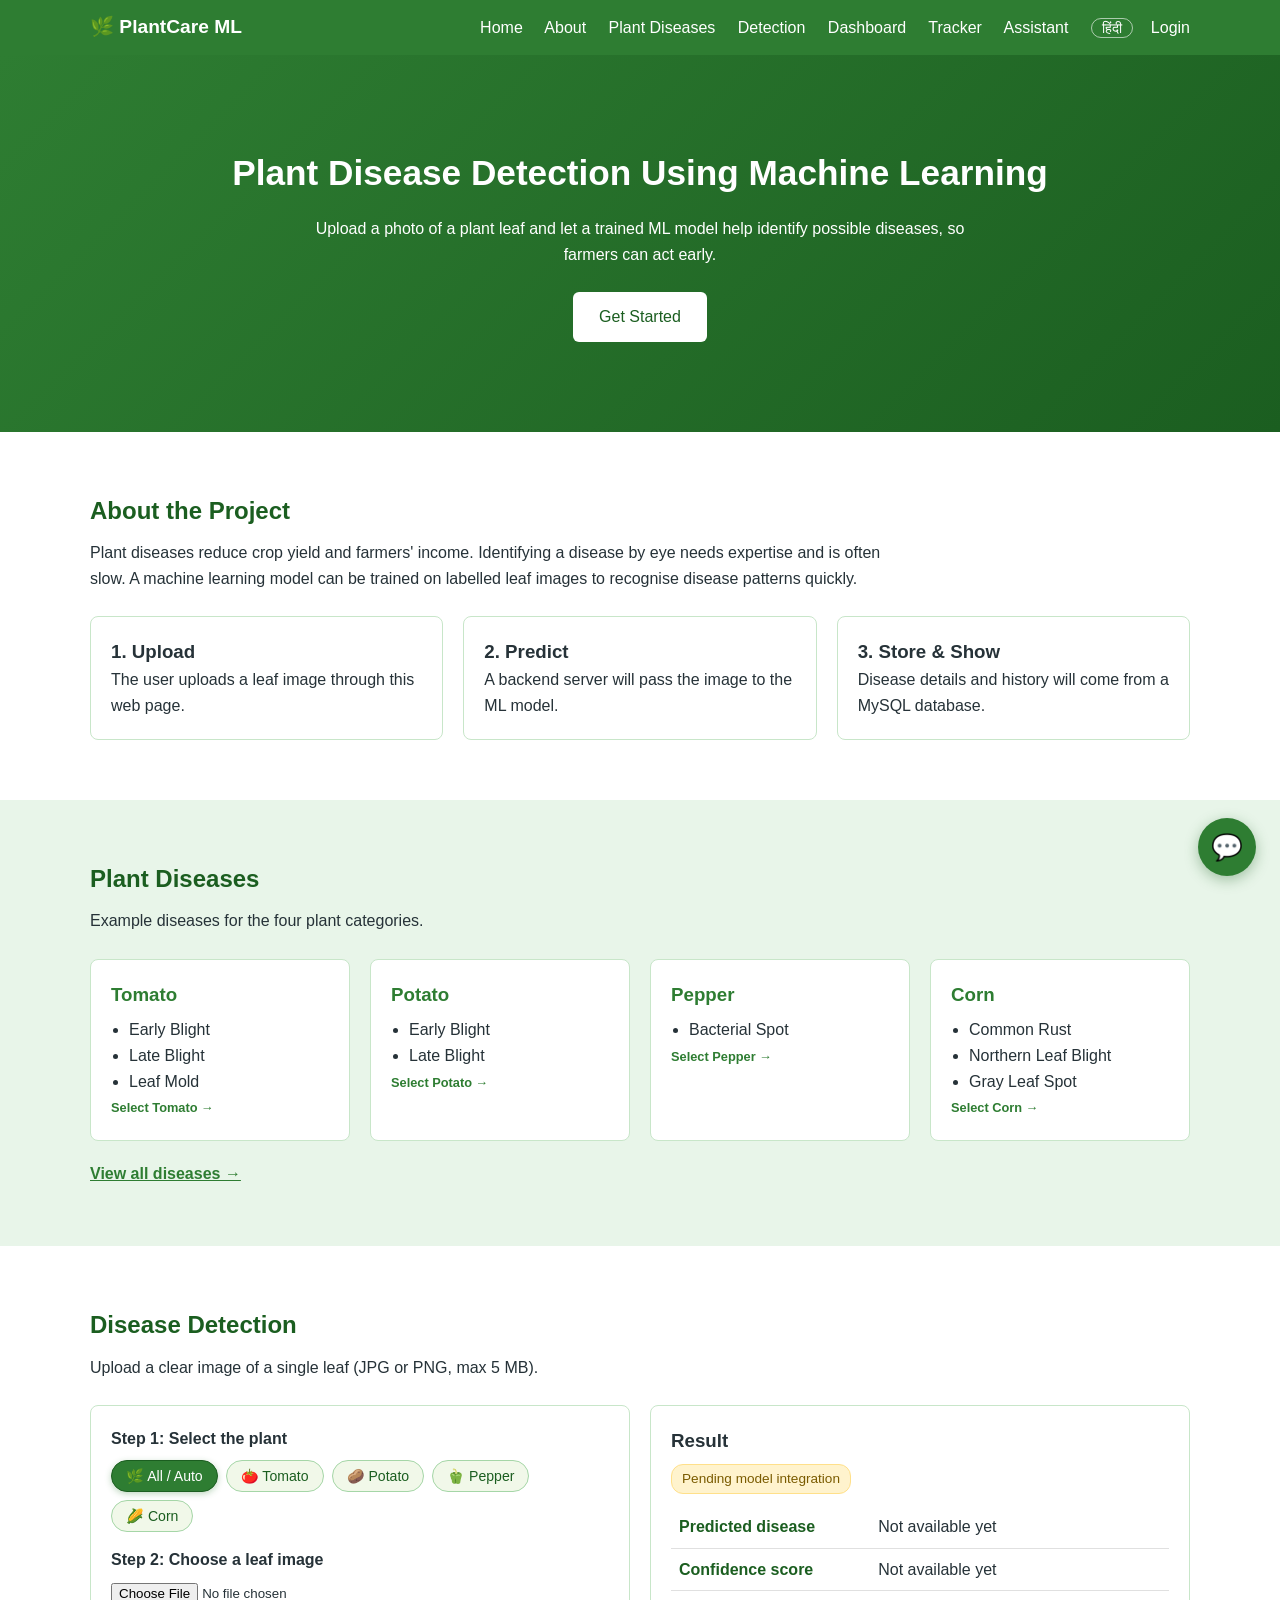
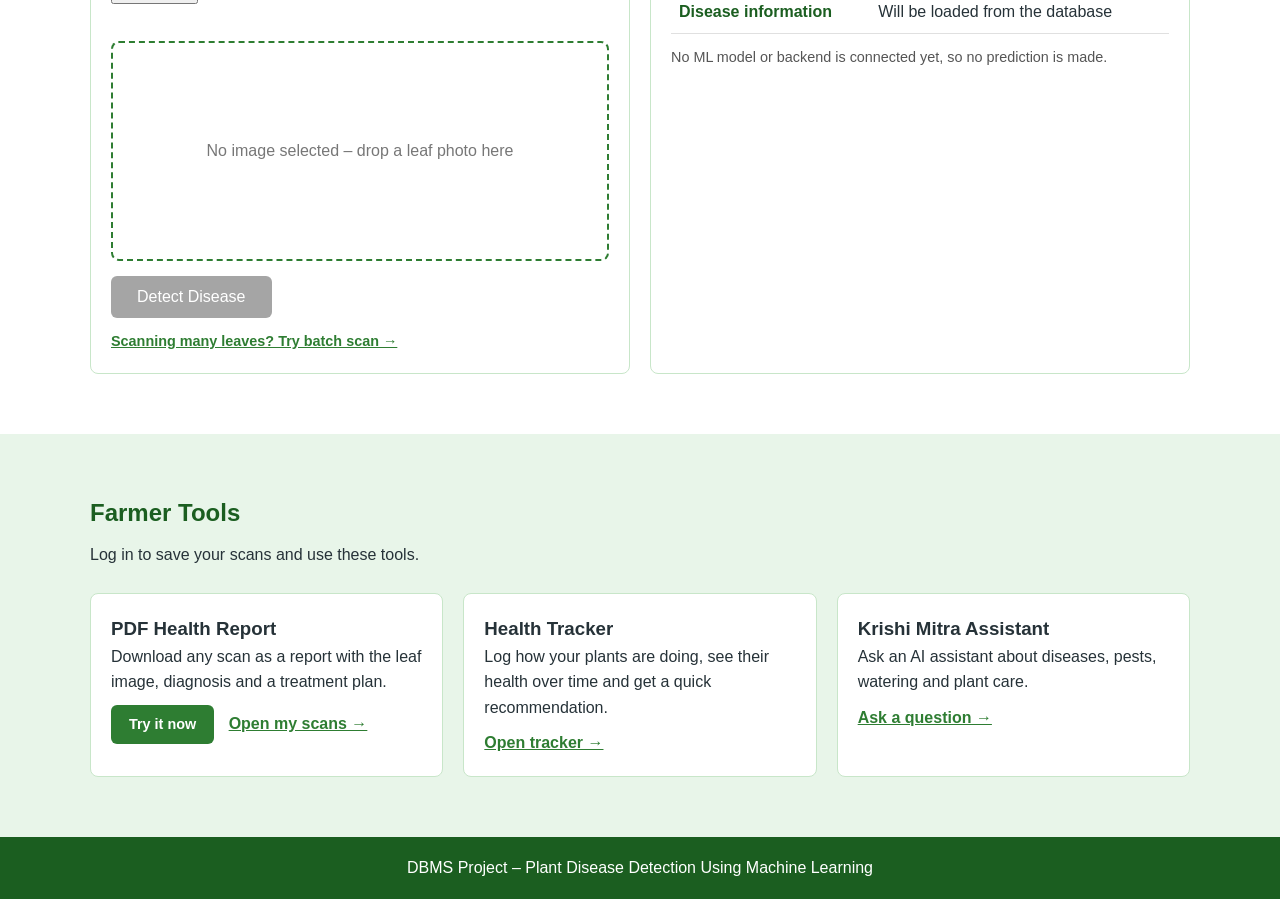
<file: index.html>
<!DOCTYPE html>
<html lang="en">
<head>
  <meta charset="UTF-8">
  <meta name="viewport" content="width=device-width, initial-scale=1.0">
  <title>Plant Disease Detection Using Machine Learning</title>
  <meta name="theme-color" content="#2e7d32">
  <link rel="manifest" href="manifest.json">
  <link rel="icon" href="icons/icon-192.png">
  <link rel="stylesheet" href="style.css">
</head>
<body>

  <!-- Navigation bar -->
  <header class="navbar">
    <div class="container nav-inner">
      <span class="logo">🌿 PlantCare ML</span>
      <nav>
        <a href="#home">Home</a>
        <a href="#about">About</a>
        <a href="#diseases">Plant Diseases</a>
        <a href="#detection">Detection</a>
        <a href="dashboard.html">Dashboard</a>
        <a href="tracker.html">Tracker</a>
        <a href="assistant.html">Assistant</a>
      </nav>
    </div>
  </header>

  <main>
    <!-- Home -->
    <section id="home" class="hero">
      <div class="container">
        <h1>Plant Disease Detection Using Machine Learning</h1>
        <p>
          Upload a photo of a plant leaf and let a trained ML model help
          identify possible diseases, so farmers can act early.
        </p>
        <a href="#detection" class="btn btn-light">Get Started</a>
      </div>
    </section>

    <!-- About -->
    <section id="about" class="section">
      <div class="container">
        <h2>About the Project</h2>
        <p class="lead">
          Plant diseases reduce crop yield and farmers' income. Identifying a
          disease by eye needs expertise and is often slow. A machine learning
          model can be trained on labelled leaf images to recognise disease
          patterns quickly.
        </p>
        <div class="grid three">
          <div class="box"><h3>1. Upload</h3><p>The user uploads a leaf image through this web page.</p></div>
          <div class="box"><h3>2. Predict</h3><p>A backend server will pass the image to the ML model.</p></div>
          <div class="box"><h3>3. Store &amp; Show</h3><p>Disease details and history will come from a MySQL database.</p></div>
        </div>
      </div>
    </section>

    <!-- Plant diseases (cards are created in script.js) -->
    <section id="diseases" class="section alt">
      <div class="container">
        <h2>Plant Diseases</h2>
        <p class="lead">Example diseases for the four plant categories.</p>
        <div id="plantCards" class="grid four"></div>
        <p style="margin-top: 20px;"><a href="diseases.html" class="text-link">View all diseases →</a></p>
      </div>
    </section>

    <!-- Detection -->
    <section id="detection" class="section">
      <div class="container">
        <h2>Disease Detection</h2>
        <p class="lead">Upload a clear image of a single leaf (JPG or PNG, max 5 MB).</p>

        <div class="grid two">
          <!-- Upload panel -->
          <div class="panel">
            <div class="step-group">
              <label class="upload-label">Step 1: Select the plant</label>
              <div class="plant-btn-group" id="plantSelector">
                <button type="button" class="plant-select-btn active" data-plant="auto">🌿 All / Auto</button>
                <button type="button" class="plant-select-btn" data-plant="Tomato">🍅 Tomato</button>
                <button type="button" class="plant-select-btn" data-plant="Potato">🥔 Potato</button>
                <button type="button" class="plant-select-btn" data-plant="Pepper">🫑 Pepper</button>
                <button type="button" class="plant-select-btn" data-plant="Corn">🌽 Corn</button>
              </div>
            </div>

            <div class="step-group" style="margin-top: 15px;">
              <label for="imageInput" class="upload-label">Step 2: Choose a leaf image</label>
              <input type="file" id="imageInput" accept="image/png, image/jpeg">
            </div>
            <!-- Only shown to logged-in users who track plants -->
            <div class="step-group" id="trackedStep" hidden>
              <label for="trackedSelect" class="upload-label">Step 3 (optional): Link to a tracked plant</label>
              <select id="trackedSelect" class="plain-select">
                <option value="">Not linked</option>
              </select>
            </div>
            <p id="errorMsg" class="error"></p>

            <div class="preview-box">
              <img id="preview" alt="Selected leaf preview" hidden>
              <span id="previewText">No image selected</span>
            </div>

            <button id="detectBtn" class="btn" disabled>Detect Disease</button>
            <p class="note"><a href="batch.html" class="text-link">Scanning many leaves? Try batch scan →</a></p>
          </div>

          <!-- Result panel -->
          <div class="panel">
            <h3>Result</h3>
            <span class="badge">Pending model integration</span>
            <table>
              <tr><th>Predicted disease</th><td id="resDisease">Not available yet</td></tr>
              <tr><th>Confidence score</th><td id="resConfidence">Not available yet</td></tr>
              <tr><th>Disease information</th><td id="resInfo">Will be loaded from the database</td></tr>
            </table>
            <p id="resNote" class="note">
              No ML model or backend is connected yet, so no prediction is made.
            </p>
            <div id="altBox" class="alt-box" hidden>
              <strong>Other possibilities</strong>
              <div id="altList"></div>
            </div>
            <div id="reportCta" hidden style="margin-top: 15px;">
              <div class="feedback-row" id="feedbackRow" hidden>
                <span>Was this prediction right?</span>
                <button type="button" class="plant-select-btn" data-feedback="yes">👍 Yes</button>
                <button type="button" class="plant-select-btn" data-feedback="no">👎 No</button>
              </div>
              <form class="wrong-box" id="wrongBox" hidden>
                <input type="text" id="correctDisease" list="diseaseOptions" maxlength="150"
                       placeholder="What was it really? (optional)">
                <datalist id="diseaseOptions"></datalist>
                <button type="submit" class="btn">Save</button>
              </form>
              <p class="note" id="feedbackNote"></p>
              <div class="action-row">
                <button type="button" id="downloadReportBtn" class="btn">Download PDF Report</button>
                <button type="button" id="askAssistantBtn" class="btn btn-outline">Ask the assistant</button>
              </div>
              <p id="reportHint" class="note"></p>
            </div>
          </div>
        </div>
      </div>
    </section>

    <!-- Farmer tools -->
    <section id="tools" class="section alt">
      <div class="container">
        <h2>Farmer Tools</h2>
        <p class="lead">Log in to save your scans and use these tools.</p>
        <div class="grid three">
          <div class="box">
            <h3>PDF Health Report</h3>
            <p>Download any scan as a report with the leaf image, diagnosis and a treatment plan.</p>
            <p style="margin-top: 10px;">
              <a href="#detection" class="btn">Try it now</a>
              <a href="dashboard.html" style="margin-left: 10px;">Open my scans →</a>
            </p>
          </div>
          <div class="box">
            <h3>Health Tracker</h3>
            <p>Log how your plants are doing, see their health over time and get a quick recommendation.</p>
            <p style="margin-top: 10px;"><a href="tracker.html">Open tracker →</a></p>
          </div>
          <div class="box">
            <h3>Krishi Mitra Assistant</h3>
            <p>Ask an AI assistant about diseases, pests, watering and plant care.</p>
            <p style="margin-top: 10px;"><a href="assistant.html">Ask a question →</a></p>
          </div>
        </div>
      </div>
    </section>
  </main>

  <footer class="footer">
    <p>DBMS Project – Plant Disease Detection Using Machine Learning</p>
  </footer>

  <script src="i18n.js"></script>
  <script src="auth.js"></script>
  <script src="chat-widget.js"></script>
  <script src="upload-tools.js"></script>
  <script src="script.js"></script>
</body>
</html>
</file>
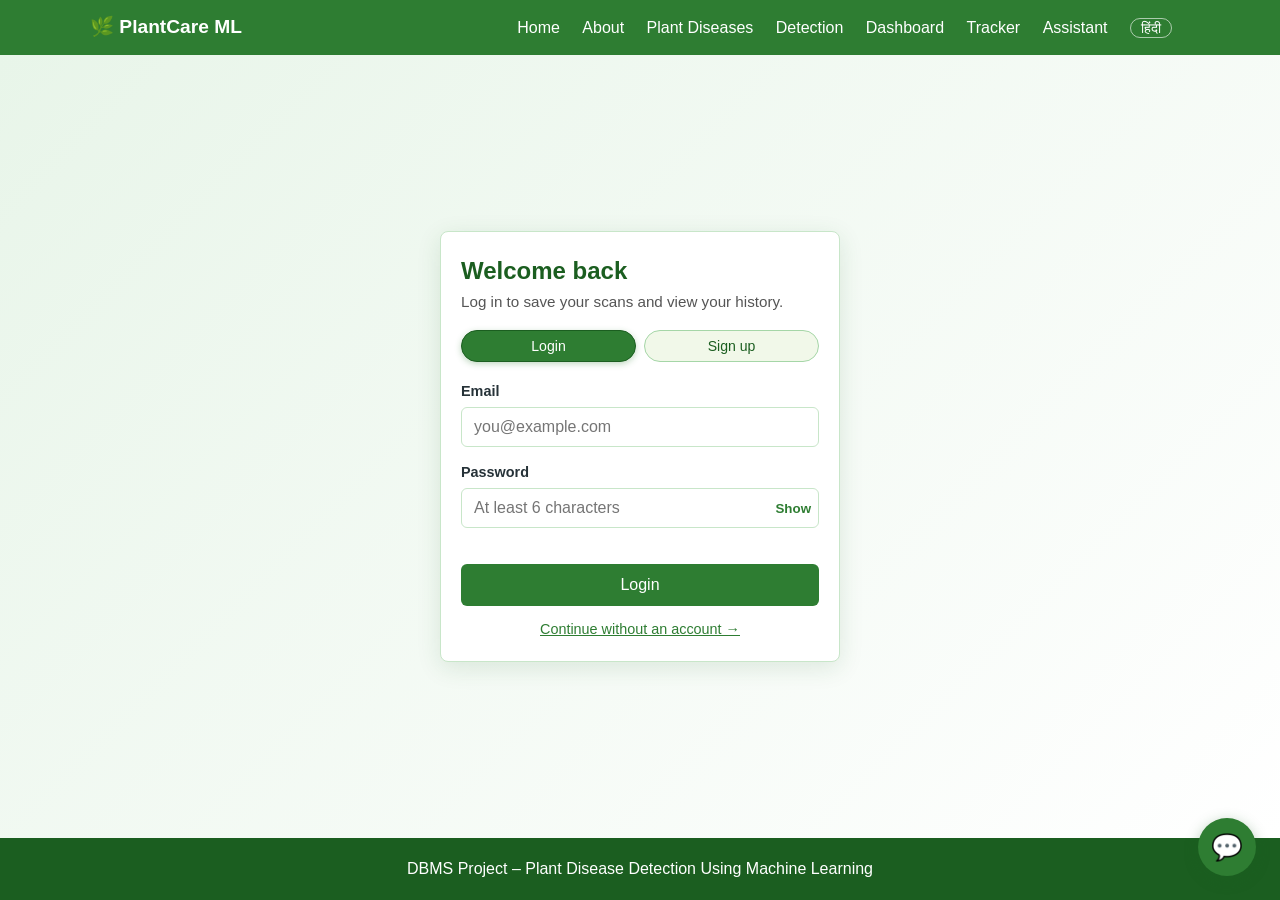
<file: admin.html>
<!DOCTYPE html>
<html lang="en">
<head>
  <meta charset="UTF-8">
  <meta name="viewport" content="width=device-width, initial-scale=1.0">
  <title>Admin | PlantCare ML</title>
  <meta name="theme-color" content="#2e7d32">
  <link rel="manifest" href="manifest.json">
  <link rel="icon" href="icons/icon-192.png">
  <link rel="stylesheet" href="style.css">
</head>
<body>

  <!-- Navigation bar -->
  <header class="navbar">
    <div class="container nav-inner">
      <a class="logo" href="index.html">🌿 PlantCare ML</a>
      <nav>
        <a href="index.html#home">Home</a>
        <a href="index.html#about">About</a>
        <a href="index.html#diseases">Plant Diseases</a>
        <a href="index.html#detection">Detection</a>
        <a href="dashboard.html">Dashboard</a>
        <a href="tracker.html">Tracker</a>
        <a href="assistant.html">Assistant</a>
      </nav>
    </div>
  </header>

  <main>
    <section class="hero hero-small">
      <div class="container">
        <h1>Admin Overview</h1>
        <p>Usage across all PlantCare ML users.</p>
      </div>
    </section>

    <section class="section" id="adminBlocked" hidden>
      <div class="container">
        <div class="panel"><p class="empty-state" id="blockedMsg"></p></div>
      </div>
    </section>

    <div id="adminContent" hidden>
      <section class="section">
        <div class="container">
          <h2>Overview</h2>
          <div class="grid four" style="margin-top: 15px;">
            <div class="box stat"><span class="stat-value" id="aUsers">–</span><span>Users</span></div>
            <div class="box stat"><span class="stat-value" id="aScans">–</span><span>Total scans</span><small class="stat-sub" id="aGuest"></small></div>
            <div class="box stat"><span class="stat-value" id="aPlants">–</span><span>Tracked plants</span><small class="stat-sub" id="aLogs"></small></div>
            <div class="box stat"><span class="stat-value" id="aAccuracy">–</span><span>Model accuracy</span><small class="stat-sub" id="aFeedback"></small></div>
          </div>
        </div>
      </section>

      <section class="section alt">
        <div class="container">
          <div class="action-row" style="justify-content: space-between;">
            <h2>Scans per day</h2>
            <select id="daysSelect" class="plain-select" style="width: auto;">
              <option value="14">Last 14 days</option>
              <option value="30">Last 30 days</option>
              <option value="90">Last 90 days</option>
            </select>
          </div>
          <div class="panel chart-box" id="dayChart" style="margin-top: 12px;"></div>
        </div>
      </section>

      <section class="section">
        <div class="container">
          <div class="grid two">
            <div class="panel">
              <h3>Most common diseases</h3>
              <div id="topDiseases" style="margin-top: 10px;"></div>
            </div>
            <div class="panel">
              <h3>Scans by Plant</h3>
              <div id="byPlant" style="margin-top: 10px;"></div>
            </div>
          </div>
        </div>
      </section>

      <section class="section alt">
        <div class="container">
          <h2>Recent users</h2>
          <div class="panel" style="margin-top: 12px; overflow-x: auto;">
            <table id="userTable"></table>
          </div>
        </div>
      </section>
    </div>
  </main>

  <footer class="footer">
    <p>DBMS Project – Plant Disease Detection Using Machine Learning</p>
  </footer>

  <script src="i18n.js"></script>
  <script src="auth.js"></script>
  <script src="chat-widget.js"></script>
  <script>
    (function () {
      if (!Auth.getUser()) { window.location.href = "login.html"; return; }
      const $ = function (id) { return document.getElementById(id); };
      const esc = Auth.escapeHtml;

      function bars(rows, label) {
        const max = Math.max.apply(null, rows.map(function (r) { return r.count; }).concat([1]));
        return rows.length ? rows.map(function (r) {
          return '<div class="bar-row wide"><span>' + esc(label(r)) + "</span>" +
            '<div class="confidence-bar"><span style="width:' + Math.round(r.count / max * 100) + '%"></span></div>' +
            "<strong>" + r.count + "</strong></div>";
        }).join("") : '<p class="empty-state">No data yet.</p>';
      }

      // Column chart of scans per day (inline SVG, same style as the tracker chart)
      function dayChart(days) {
        const w = 760, h = 220, padL = 30, padB = 26, padT = 10;
        const max = Math.max.apply(null, days.map(function (d) { return d.count; }).concat([1]));
        const slot = (w - padL) / days.length;
        let svg = '<svg viewBox="0 0 ' + w + " " + h + '" role="img" aria-label="Scans per day">';
        [0, 0.5, 1].forEach(function (f) {
          const y = padT + (1 - f) * (h - padT - padB);
          svg += '<line x1="' + padL + '" x2="' + w + '" y1="' + y + '" y2="' + y + '" class="grid-line"/>' +
            '<text x="' + (padL - 6) + '" y="' + (y + 4) + '" text-anchor="end" class="axis-label">' + Math.round(max * f) + "</text>";
        });
        const step = Math.ceil(days.length / 10);
        days.forEach(function (d, i) {
          const bh = d.count / max * (h - padT - padB);
          const x = padL + i * slot + slot * 0.15;
          const date = new Date(d.date + "T00:00:00");
          svg += '<rect x="' + x + '" y="' + (h - padB - bh) + '" width="' + slot * 0.7 + '" height="' + bh + '" class="chart-bar" rx="2">' +
            "<title>" + date.toLocaleDateString() + ": " + d.count + " scans</title></rect>";
          if (i % step === 0 || i === days.length - 1) {
            svg += '<text x="' + (x + slot * 0.35) + '" y="' + (h - 8) + '" text-anchor="middle" class="axis-label">' +
              date.toLocaleDateString(undefined, { day: "numeric", month: "short" }) + "</text>";
          }
        });
        return svg + "</svg>";
      }

      function load() {
        Auth.request("/api/admin/stats?days=" + $("daysSelect").value).then(function (s) {
          $("adminContent").hidden = false;
          $("aUsers").textContent = s.totals.users;
          $("aScans").textContent = s.totals.scans;
          $("aGuest").textContent = s.totals.guest_scans + " by guests";
          $("aPlants").textContent = s.totals.tracked_plants;
          $("aLogs").textContent = s.totals.health_logs + " health logs";
          $("aAccuracy").textContent = s.feedback.accuracy === null ? "–" : s.feedback.accuracy + "%";
          $("aFeedback").textContent = s.feedback.total + " ratings from users";
          $("dayChart").innerHTML = dayChart(s.scans_per_day);
          $("topDiseases").innerHTML = bars(s.top_diseases, function (r) { return r.plant + " – " + r.disease; });
          $("byPlant").innerHTML = bars(s.scans_by_plant, function (r) { return r.plant; });
          $("userTable").innerHTML = "<tr><th>Name</th><th>Email</th><th>Joined</th><th>Scans</th></tr>" +
            s.users.map(function (u) {
              const joined = Auth.toDate(u.joined);
              return "<tr><td>" + esc(u.name) + (u.is_admin ? ' <span class="tag">Admin</span>' : "") + "</td><td>" +
                esc(u.email) + "</td><td>" + (joined ? joined.toLocaleDateString() : "–") + "</td><td>" + u.scans + "</td></tr>";
            }).join("");
        }).catch(function (err) {
          $("adminBlocked").hidden = false;
          $("blockedMsg").textContent = err.message === "Admins only."
            ? "This page is only for admin accounts."
            : "Could not load admin stats: " + err.message;
        });
      }

      $("daysSelect").addEventListener("change", load);
      load();
    })();
  </script>
</body>
</html>
</file>
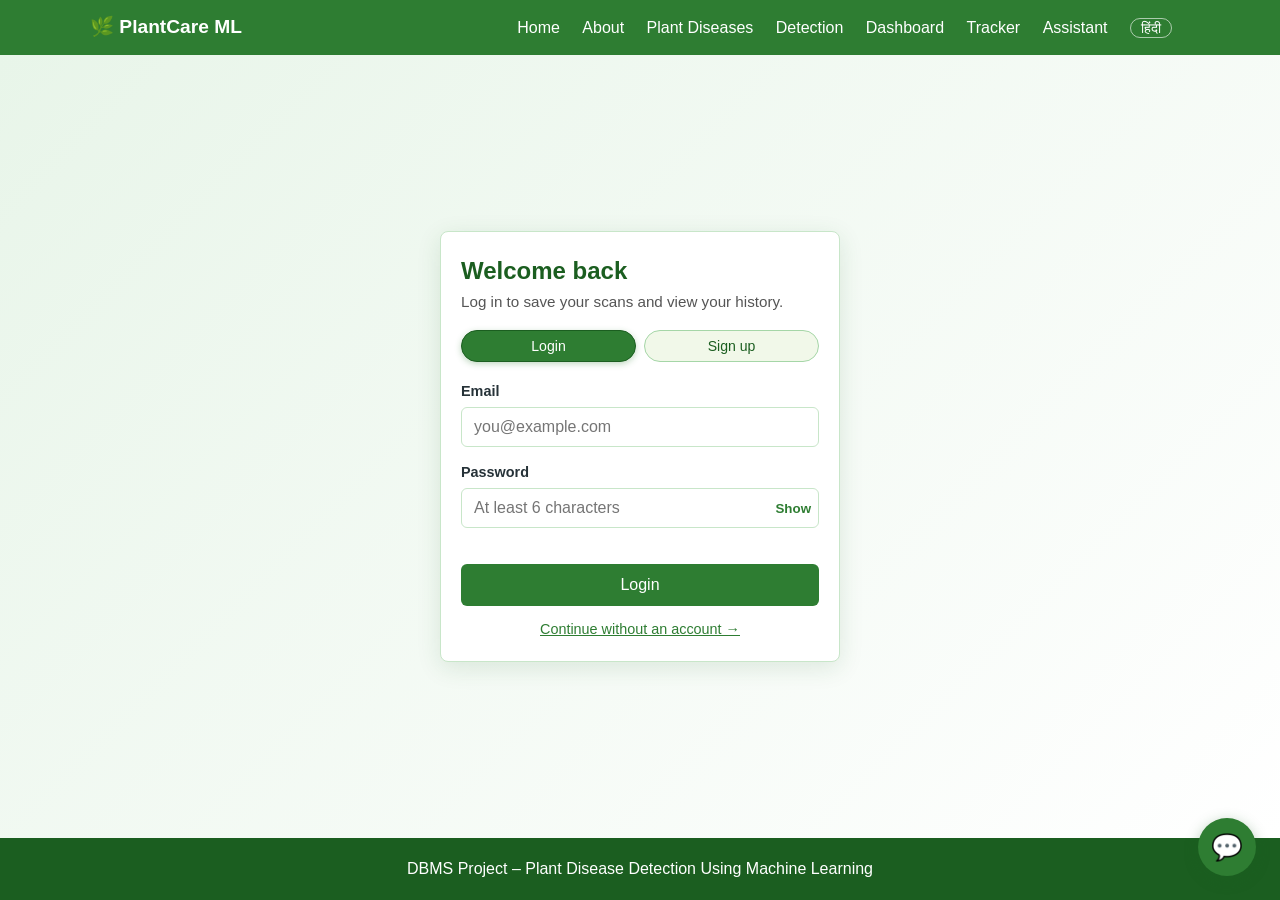
<file: assistant.html>
<!DOCTYPE html>
<html lang="en">
<head>
  <meta charset="UTF-8">
  <meta name="viewport" content="width=device-width, initial-scale=1.0">
  <title>Krishi Mitra Assistant | PlantCare ML</title>
  <meta name="theme-color" content="#2e7d32">
  <link rel="manifest" href="manifest.json">
  <link rel="icon" href="icons/icon-192.png">
  <link rel="stylesheet" href="style.css">
</head>
<body>

  <!-- Navigation bar -->
  <header class="navbar">
    <div class="container nav-inner">
      <a class="logo" href="index.html">🌿 PlantCare ML</a>
      <nav>
        <a href="index.html#home">Home</a>
        <a href="index.html#about">About</a>
        <a href="index.html#diseases">Plant Diseases</a>
        <a href="index.html#detection">Detection</a>
        <a href="dashboard.html">Dashboard</a>
        <a href="tracker.html">Tracker</a>
        <a href="assistant.html">Assistant</a>
      </nav>
    </div>
  </header>

  <main>
    <section class="hero hero-small">
      <div class="container">
        <h1>Krishi Mitra – Farmer Assistant</h1>
        <p>Ask anything about crop diseases, pests, watering or plant care.</p>
      </div>
    </section>

    <section class="section">
      <div class="container chat-container">
        <div class="panel chat-panel">
          <div id="chatLog" class="chat-log" aria-live="polite">
            <div class="msg bot">
              <p>Namaste! 🌱 I'm Krishi Mitra. I can look up diseases in our database and check your own scans and
              tracked plants. What would you like to know?</p>
            </div>
          </div>

          <div class="suggestions" id="suggestions">
            <button type="button" class="plant-select-btn">How do I treat tomato early blight?</button>
            <button type="button" class="plant-select-btn">What did my last scan show?</button>
            <button type="button" class="plant-select-btn">How are my tracked plants doing?</button>
            <button type="button" class="plant-select-btn">How often should I water potatoes?</button>
          </div>

          <form id="chatForm" class="chat-form">
            <input type="text" id="chatInput" placeholder="Type your question..." maxlength="2000" autocomplete="off">
            <button type="submit" class="btn" id="sendBtn">Send</button>
          </form>
          <p class="note chat-disclaimer">
            Powered by an open-source AI model (Qwen2.5) running locally. Answers are guidance only –
            consult a local agricultural expert before using chemicals.
          </p>
        </div>
      </div>
    </section>
  </main>

  <footer class="footer">
    <p>DBMS Project – Plant Disease Detection Using Machine Learning</p>
  </footer>

  <script src="i18n.js"></script>
  <script src="auth.js"></script>
  <script>
    (function () {
      if (!Auth.getUser()) { window.location.href = "login.html"; return; }

      const log = document.getElementById("chatLog");
      const form = document.getElementById("chatForm");
      const input = document.getElementById("chatInput");
      const sendBtn = document.getElementById("sendBtn");
      const history = [];
      const toolNames = {
        lookup_disease: "disease database",
        get_my_recent_scans: "your scans",
        get_my_tracked_plants: "your tracked plants"
      };

      function addMessage(role, text, meta) {
        const div = document.createElement("div");
        div.className = "msg " + role;
        const p = document.createElement("p");
        p.textContent = text;
        div.appendChild(p);
        if (meta) {
          const small = document.createElement("small");
          small.textContent = meta;
          div.appendChild(small);
        }
        log.appendChild(div);
        log.scrollTop = log.scrollHeight;
        return div;
      }

      function send(question) {
        question = question.trim();
        if (!question) return;
        addMessage("user", question);
        input.value = "";
        sendBtn.disabled = true;
        const thinking = addMessage("bot thinking", "Thinking...");

        Auth.request("/api/assistant", {
          method: "POST",
          headers: { "Content-Type": "application/json" },
          body: JSON.stringify({
            message: question,
            history: history,
            language: typeof I18n !== "undefined" ? I18n.getLang() : "en"
          })
        }).then(function (data) {
          thinking.remove();
          const used = Array.from(new Set(data.tools_used || [])).map(function (t) { return toolNames[t] || t; });
          addMessage("bot", data.reply || "Sorry, I couldn't come up with an answer.",
            used.length ? "Checked: " + used.join(", ") : "");
          history.push({ role: "user", content: question }, { role: "assistant", content: data.reply || "" });
        }).catch(function (err) {
          thinking.remove();
          addMessage("bot error", "Sorry, something went wrong: " + err.message);
        }).finally(function () {
          sendBtn.disabled = false;
          input.focus();
        });
      }

      form.addEventListener("submit", function (e) { e.preventDefault(); send(input.value); });
      document.getElementById("suggestions").addEventListener("click", function (e) {
        const b = e.target.closest("button");
        if (b) send(b.textContent);
      });
    })();
  </script>
</body>
</html>
</file>
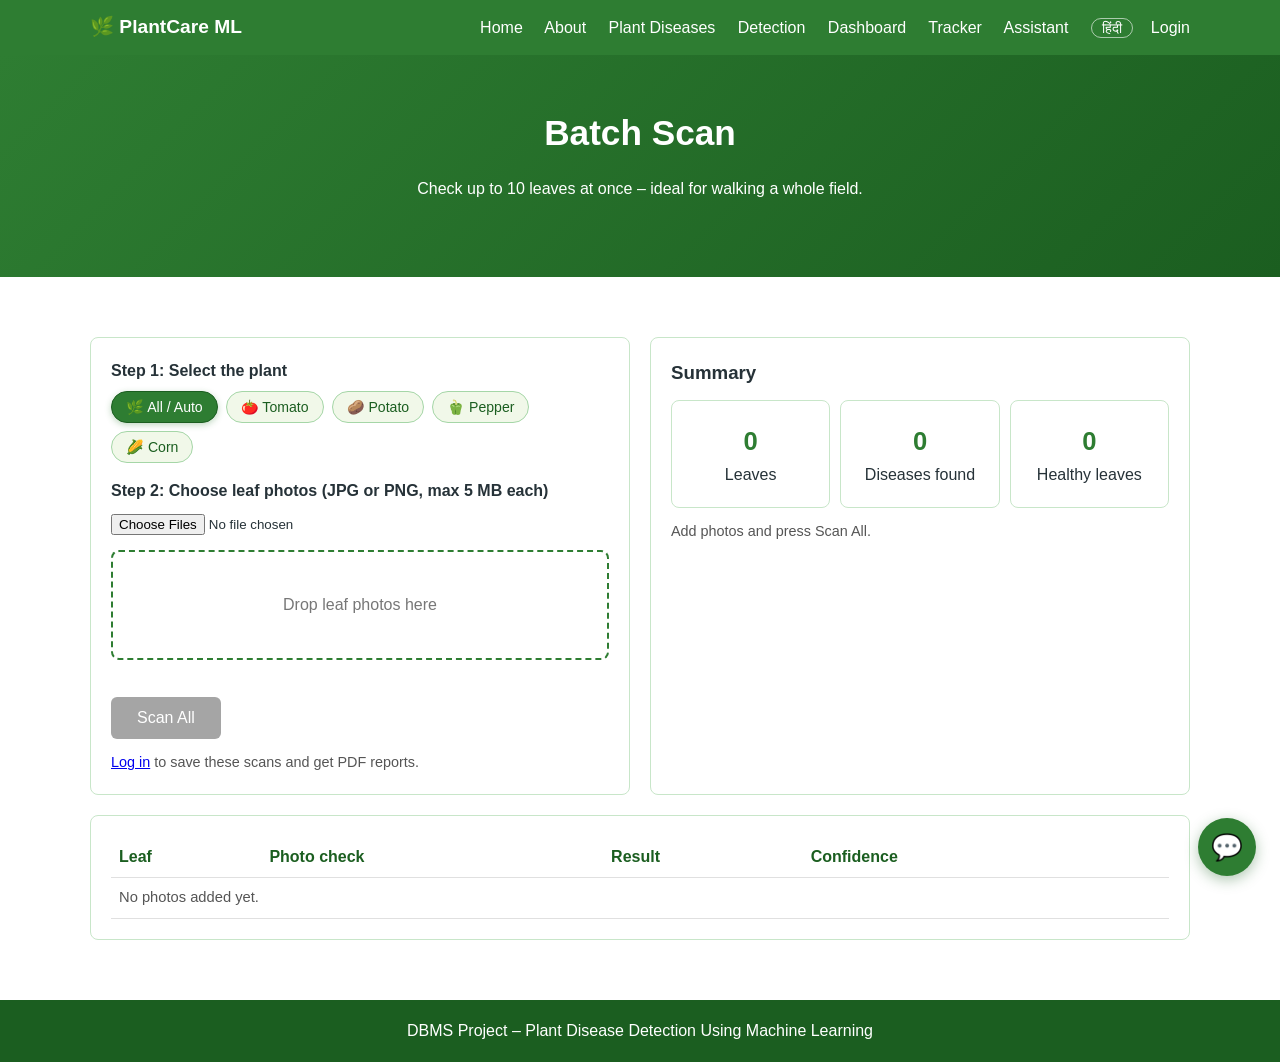
<file: batch.html>
<!DOCTYPE html>
<html lang="en">
<head>
  <meta charset="UTF-8">
  <meta name="viewport" content="width=device-width, initial-scale=1.0">
  <meta name="theme-color" content="#2e7d32">
  <title>Batch Scan | PlantCare ML</title>
  <link rel="manifest" href="manifest.json">
  <link rel="icon" href="icons/icon-192.png">
  <link rel="stylesheet" href="style.css">
</head>
<body>

  <!-- Navigation bar -->
  <header class="navbar">
    <div class="container nav-inner">
      <a class="logo" href="index.html">🌿 PlantCare ML</a>
      <nav>
        <a href="index.html#home">Home</a>
        <a href="index.html#about">About</a>
        <a href="index.html#diseases">Plant Diseases</a>
        <a href="index.html#detection">Detection</a>
        <a href="dashboard.html">Dashboard</a>
        <a href="tracker.html">Tracker</a>
        <a href="assistant.html">Assistant</a>
      </nav>
    </div>
  </header>

  <main>
    <section class="hero hero-small">
      <div class="container">
        <h1>Batch Scan</h1>
        <p>Check up to 10 leaves at once – ideal for walking a whole field.</p>
      </div>
    </section>

    <section class="section">
      <div class="container">
        <div class="grid two">
          <div class="panel">
            <div class="step-group">
              <label class="upload-label">Step 1: Select the plant</label>
              <div class="plant-btn-group" id="cropPicker">
                <button type="button" class="plant-select-btn active" data-plant="auto">🌿 All / Auto</button>
                <button type="button" class="plant-select-btn" data-plant="Tomato">🍅 Tomato</button>
                <button type="button" class="plant-select-btn" data-plant="Potato">🥔 Potato</button>
                <button type="button" class="plant-select-btn" data-plant="Pepper">🫑 Pepper</button>
                <button type="button" class="plant-select-btn" data-plant="Corn">🌽 Corn</button>
              </div>
            </div>
            <div class="step-group">
              <label for="batchInput" class="upload-label">Step 2: Choose leaf photos (JPG or PNG, max 5 MB each)</label>
              <input type="file" id="batchInput" accept="image/png, image/jpeg" multiple>
            </div>
            <div class="step-group" id="trackedStep" hidden>
              <label for="trackedSelect" class="upload-label">Step 3 (optional): Link all to a tracked plant</label>
              <select id="trackedSelect" class="plain-select" style="margin-top: 8px;">
                <option value="">Not linked</option>
              </select>
            </div>
            <div class="preview-box drop-zone" id="dropZone">
              <span id="dropText">Drop leaf photos here</span>
            </div>
            <p class="error" id="batchError"></p>
            <div class="action-row">
              <button type="button" class="btn" id="scanAllBtn" disabled>Scan All</button>
              <button type="button" class="link-plain" id="clearBtn" hidden>Clear</button>
            </div>
            <p class="note" id="guestNote" hidden><a href="login.html">Log in</a> to save these scans and get PDF reports.</p>
          </div>

          <div class="panel">
            <h3>Summary</h3>
            <div class="grid three batch-summary">
              <div class="box stat"><span class="stat-value" id="sumTotal">0</span><span>Leaves</span></div>
              <div class="box stat"><span class="stat-value" id="sumDiseased">0</span><span>Diseases found</span></div>
              <div class="box stat"><span class="stat-value" id="sumHealthy">0</span><span>Healthy leaves</span></div>
            </div>
            <p class="note" id="sumNote">Add photos and press Scan All.</p>
          </div>
        </div>

        <div class="panel" style="margin-top: 20px; overflow-x: auto;">
          <table class="batch-table">
            <thead>
              <tr><th>Leaf</th><th>Photo check</th><th>Result</th><th>Confidence</th><th></th></tr>
            </thead>
            <tbody id="batchRows">
              <tr><td colspan="5" class="empty-state">No photos added yet.</td></tr>
            </tbody>
          </table>
        </div>
      </div>
    </section>
  </main>

  <footer class="footer">
    <p>DBMS Project – Plant Disease Detection Using Machine Learning</p>
  </footer>

  <script src="i18n.js"></script>
  <script src="auth.js"></script>
  <script src="chat-widget.js"></script>
  <script src="upload-tools.js"></script>
  <script>
    (function () {
      const MAX_FILES = 10, MAX_MB = 5;
      const $ = function (id) { return document.getElementById(id); };
      const esc = Auth.escapeHtml;
      const loggedIn = !!Auth.getToken();
      let items = [];        // { file, url, quality, result, error }
      let crop = "auto";
      let running = false;

      $("guestNote").hidden = loggedIn;

      $("cropPicker").addEventListener("click", function (e) {
        const b = e.target.closest("button");
        if (!b || running) return;
        crop = b.dataset.plant;
        this.querySelectorAll("button").forEach(function (x) { x.classList.toggle("active", x === b); });
      });

      if (loggedIn) {
        Auth.request("/api/tracker").then(function (plants) {
          if (!plants.length) return;
          plants.forEach(function (p) { $("trackedSelect").add(new Option(p.nickname + " (" + p.crop + ")", p.id)); });
          $("trackedStep").hidden = false;
        }).catch(function () {});
      }

      function addFiles(files) {
        if (running) return;
        const errors = [];
        files.forEach(function (f) {
          if (items.length >= MAX_FILES) { errors.push("Only " + MAX_FILES + " photos at a time."); return; }
          if (["image/jpeg", "image/png"].indexOf(f.type) === -1) { errors.push(f.name + ": not a JPG or PNG."); return; }
          if (f.size > MAX_MB * 1024 * 1024) { errors.push(f.name + ": larger than " + MAX_MB + " MB."); return; }
          const item = { file: f, url: URL.createObjectURL(f), quality: null, result: null, error: null };
          items.push(item);
          UploadTools.checkQuality(f).then(function (q) { item.quality = q; render(); }).catch(function () {});
        });
        $("batchError").textContent = Array.from(new Set(errors)).join(" ");
        render();
      }

      $("batchInput").addEventListener("change", function () {
        addFiles(Array.from(this.files));
        this.value = "";
      });
      UploadTools.enableDrop($("dropZone"), addFiles);

      $("clearBtn").addEventListener("click", function () {
        items.forEach(function (i) { URL.revokeObjectURL(i.url); });
        items = [];
        $("batchError").textContent = "";
        render();
      });

      function render() {
        $("scanAllBtn").disabled = running || !items.some(function (i) { return !i.result && !i.error; });
        $("clearBtn").hidden = running || !items.length;
        $("dropText").textContent = items.length ? items.length + " photo(s) added – drop more here" : "Drop leaf photos here";

        $("batchRows").innerHTML = items.length ? items.map(function (it, idx) {
          const q = it.quality;
          const check = !q ? "Checking..." : (q.warnings.length
            ? '<span class="warn-text">⚠️ ' + q.warnings.map(function (w) { return esc(w.split(" – ")[0]); }).join("<br>⚠️ ") + "</span>"
            : '<span class="ok-text">✓ Good photo</span>');
          let result = '<span class="note">Waiting</span>', conf = "–", actions = "";
          if (it.pending) result = '<span class="note">Analyzing leaf...</span>';
          if (it.error) result = '<span class="error">' + esc(it.error) + "</span>";
          if (it.result) {
            const r = it.result;
            const healthy = /healthy/i.test(r.disease);
            result = '<span class="badge' + (healthy ? " ok" : "") + '">' + (healthy ? "Healthy leaf" : "Disease detected") + "</span><br>" + esc(r.disease);
            conf = esc(r.confidence) + '<div class="confidence-bar"><span style="width:' + parseFloat(r.confidence) + '%"></span></div>';
            if (loggedIn && r.prediction_id) {
              actions = '<a class="pdf-link" href="results.html?id=' + r.prediction_id + '">Report</a> ' +
                '<button type="button" class="pdf-link" data-pdf="' + r.prediction_id + '">📄 PDF</button>';
            }
          }
          return '<tr><td><img class="batch-thumb" src="' + it.url + '" alt="Leaf ' + (idx + 1) + '"></td><td>' + check +
            "</td><td>" + result + "</td><td>" + conf + "</td><td>" + actions + "</td></tr>";
        }).join("") : '<tr><td colspan="5" class="empty-state">No photos added yet.</td></tr>';

        const done = items.filter(function (i) { return i.result; });
        const healthy = done.filter(function (i) { return /healthy/i.test(i.result.disease); }).length;
        $("sumTotal").textContent = done.length;
        $("sumHealthy").textContent = healthy;
        $("sumDiseased").textContent = done.length - healthy;
        if (done.length) {
          // Most common problem in this batch
          const counts = {};
          done.forEach(function (i) { if (!/healthy/i.test(i.result.disease)) counts[i.result.disease] = (counts[i.result.disease] || 0) + 1; });
          const top = Object.keys(counts).sort(function (a, b) { return counts[b] - counts[a]; })[0];
          $("sumNote").textContent = top
            ? "Most common problem: " + top + " (" + counts[top] + " of " + done.length + " leaves)."
            : "All scanned leaves look healthy. 🌱";
        }
      }

      // Scan one photo at a time so the server isn't overloaded
      $("scanAllBtn").addEventListener("click", function () {
        running = true;
        const todo = items.filter(function (i) { return !i.result && !i.error; });
        let chain = Promise.resolve();
        todo.forEach(function (it) {
          chain = chain.then(function () {
            it.pending = true;
            render();
            const fd = new FormData();
            fd.append("image", it.file);
            fd.append("selected_plant", crop);
            if ($("trackedSelect").value) fd.append("tracked_id", $("trackedSelect").value);
            return Auth.request("/api/predict", { method: "POST", body: fd })
              .then(function (data) { it.result = data; })
              .catch(function (err) { it.error = err.message; })
              .finally(function () { it.pending = false; render(); });
          });
        });
        chain.finally(function () { running = false; render(); });
      });

      $("batchRows").addEventListener("click", function (e) {
        const b = e.target.closest("[data-pdf]");
        if (b) Auth.downloadReport(b.dataset.pdf, b).catch(function (err) { b.textContent = err.message; });
      });
    })();
  </script>
</body>
</html>
</file>
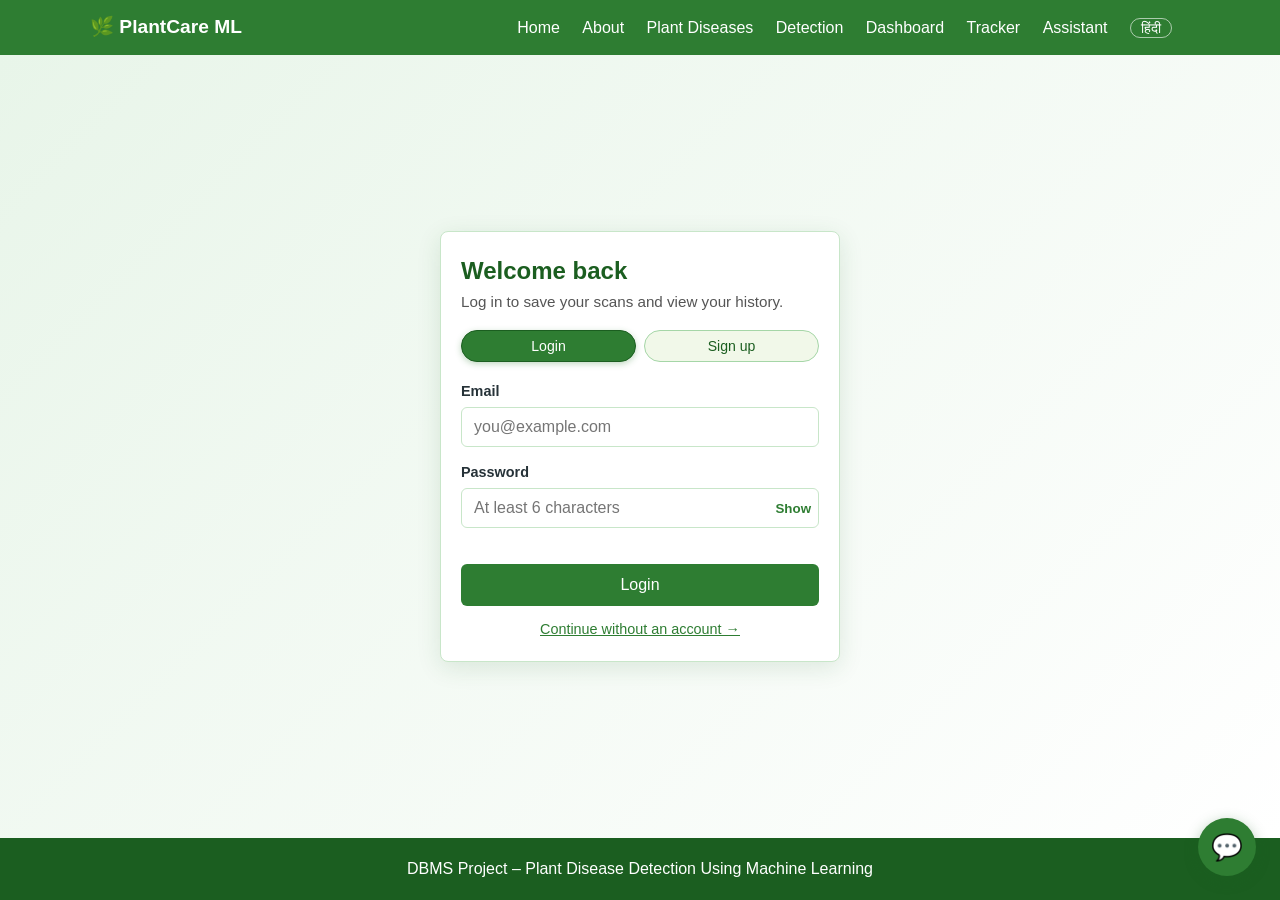
<file: compare.html>
<!DOCTYPE html>
<html lang="en">
<head>
  <meta charset="UTF-8">
  <meta name="viewport" content="width=device-width, initial-scale=1.0">
  <meta name="theme-color" content="#2e7d32">
  <title>Compare Scans | PlantCare ML</title>
  <link rel="manifest" href="manifest.json">
  <link rel="icon" href="icons/icon-192.png">
  <link rel="stylesheet" href="style.css">
</head>
<body>

  <!-- Navigation bar -->
  <header class="navbar">
    <div class="container nav-inner">
      <a class="logo" href="index.html">🌿 PlantCare ML</a>
      <nav>
        <a href="index.html#home">Home</a>
        <a href="index.html#about">About</a>
        <a href="index.html#diseases">Plant Diseases</a>
        <a href="index.html#detection">Detection</a>
        <a href="dashboard.html">Dashboard</a>
        <a href="tracker.html">Tracker</a>
        <a href="assistant.html">Assistant</a>
      </nav>
    </div>
  </header>

  <main>
    <section class="hero hero-small">
      <div class="container">
        <h1>Before &amp; After</h1>
        <p>Compare two scans to see whether a treatment is working.</p>
      </div>
    </section>

    <section class="section">
      <div class="container">
        <div class="recommendation" id="verdict" hidden>
          <strong id="verdictTitle"></strong>
          <p id="verdictText"></p>
        </div>

        <div class="grid two" style="margin-top: 15px;">
          <div class="panel compare-col">
            <div class="field">
              <label for="scanA">Before</label>
              <select id="scanA" class="plain-select"></select>
            </div>
            <div id="colA"></div>
          </div>
          <div class="panel compare-col">
            <div class="field">
              <label for="scanB">After</label>
              <select id="scanB" class="plain-select"></select>
            </div>
            <div id="colB"></div>
          </div>
        </div>
        <p class="note" id="compareNote"></p>
      </div>
    </section>
  </main>

  <footer class="footer">
    <p>DBMS Project – Plant Disease Detection Using Machine Learning</p>
  </footer>

  <script src="i18n.js"></script>
  <script src="auth.js"></script>
  <script src="chat-widget.js"></script>
  <script>
    (function () {
      if (!Auth.getUser()) { window.location.href = "login.html"; return; }
      const $ = function (id) { return document.getElementById(id); };
      const esc = Auth.escapeHtml;
      let scans = [];

      function label(s) {
        const d = Auth.toDate(s.created_at);
        return (d ? d.toLocaleDateString() + " · " : "") + s.plant + " – " + s.disease +
          (s.tracked_name ? " (" + s.tracked_name + ")" : "");
      }

      function column(s) {
        if (!s) return '<p class="empty-state">Choose a scan.</p>';
        const healthy = /healthy/i.test(s.disease);
        const d = Auth.toDate(s.created_at);
        return '<img class="result-thumb compare-img" src="' + s.image_url + '" alt="Leaf scan">' +
          '<span class="badge' + (healthy ? " ok" : "") + '">' + (healthy ? "Healthy leaf" : "Disease detected") + "</span>" +
          "<table><tr><th>Plant</th><td>" + esc(s.plant) + "</td></tr>" +
          "<tr><th>Predicted disease</th><td>" + esc(s.disease) + "</td></tr>" +
          "<tr><th>Confidence score</th><td>" + esc(s.confidence) +
          '<div class="confidence-bar"><span style="width:' + parseFloat(s.confidence) + '%"></span></div></td></tr>' +
          "<tr><th>Scanned on</th><td>" + (d ? d.toLocaleString() : "–") + "</td></tr>" +
          (s.notes ? "<tr><th>My Notes</th><td>" + esc(s.notes) + "</td></tr>" : "") +
          '</table><p style="margin-top: 10px;"><a class="text-link" href="results.html?id=' + s.id + '">Open full report →</a></p>';
      }

      // Plain-language verdict on what changed between the two scans
      function verdict(a, b) {
        const ha = /healthy/i.test(a.disease), hb = /healthy/i.test(b.disease);
        const days = Math.round((Auth.toDate(b.created_at) - Auth.toDate(a.created_at)) / 86400000);
        const span = days > 0 ? " over " + days + " day" + (days === 1 ? "" : "s") : "";
        const ca = parseFloat(a.confidence), cb = parseFloat(b.confidence);
        if (a.plant !== b.plant) {
          return ["Different crops", "These scans are of different plants (" + a.plant + " and " + b.plant + "), so they can't show recovery. Pick two scans of the same plant."];
        }
        if (!ha && hb) return ["✅ Recovered", "The leaf went from " + a.disease + " to healthy" + span + ". The treatment appears to be working – keep monitoring."];
        if (ha && !hb) return ["⚠️ New problem", b.disease + " appeared" + span + " on a leaf that was healthy before. Start treatment early – open the report for the plan."];
        if (ha && hb) return ["🌱 Still healthy", "Both scans look healthy" + span + ". Keep up the current care routine."];
        if (a.disease !== b.disease) return ["⚠️ Different disease", "The diagnosis changed from " + a.disease + " to " + b.disease + span + ". Re-check with a clear photo and follow the new treatment plan."];
        const diff = cb - ca;
        if (diff <= -10) return ["🔽 Possibly improving", "Still " + b.disease + ", but the model is less sure of it (" + ca.toFixed(0) + "% → " + cb.toFixed(0) + "%)" + span + ". Symptoms may be fading."];
        return ["⏳ No improvement yet", "Still " + b.disease + span + ". If you have treated it for over a week, consider the next treatment option or ask the assistant."];
      }

      function render() {
        const a = scans.find(function (s) { return String(s.id) === $("scanA").value; });
        const b = scans.find(function (s) { return String(s.id) === $("scanB").value; });
        $("colA").innerHTML = column(a);
        $("colB").innerHTML = column(b);
        $("verdict").hidden = !(a && b && a.id !== b.id);
        if (a && b && a.id !== b.id) {
          const v = verdict(a, b);
          $("verdictTitle").textContent = v[0];
          $("verdict").classList.toggle("warn", /^(⚠️|⏳|Different)/.test(v[0]));
          $("verdictText").textContent = v[1];
        }
        const params = new URLSearchParams({ a: $("scanA").value, b: $("scanB").value });
        history.replaceState(null, "", "compare.html?" + params.toString());
      }

      Auth.request("/api/history?limit=200").then(function (data) {
        scans = data.slice().reverse();   // oldest first reads naturally as before -> after
        if (scans.length < 2) {
          $("compareNote").innerHTML = 'You need at least two scans to compare. <a href="index.html#detection">Scan a leaf →</a>';
        }
        ["scanA", "scanB"].forEach(function (id) {
          scans.forEach(function (s) { $(id).add(new Option(label(s), s.id)); });
        });
        // Defaults: ?a= is the "before" scan; "after" is the next scan of the same plant (or latest)
        const params = new URLSearchParams(location.search);
        let a = scans.find(function (s) { return String(s.id) === params.get("a"); }) || scans[Math.max(0, scans.length - 2)];
        let b = scans.find(function (s) { return String(s.id) === params.get("b"); });
        if (!b && a) {
          const same = scans.filter(function (s) {
            return s.id !== a.id && (a.tracked_id ? s.tracked_id === a.tracked_id : s.plant === a.plant);
          });
          b = same.find(function (s) { return Auth.toDate(s.created_at) > Auth.toDate(a.created_at); }) || same[same.length - 1] || scans[scans.length - 1];
        }
        // Keep before/after in date order
        if (a && b && Auth.toDate(b.created_at) < Auth.toDate(a.created_at)) {
          const t = a; a = b; b = t;
        }
        if (a) $("scanA").value = a.id;
        if (b) $("scanB").value = b.id;
        render();
      }).catch(function (err) {
        if (!Auth.getToken()) { window.location.href = "login.html"; return; }
        $("compareNote").textContent = "Could not load your scans: " + err.message;
      });

      $("scanA").addEventListener("change", render);
      $("scanB").addEventListener("change", render);
    })();
  </script>
</body>
</html>
</file>
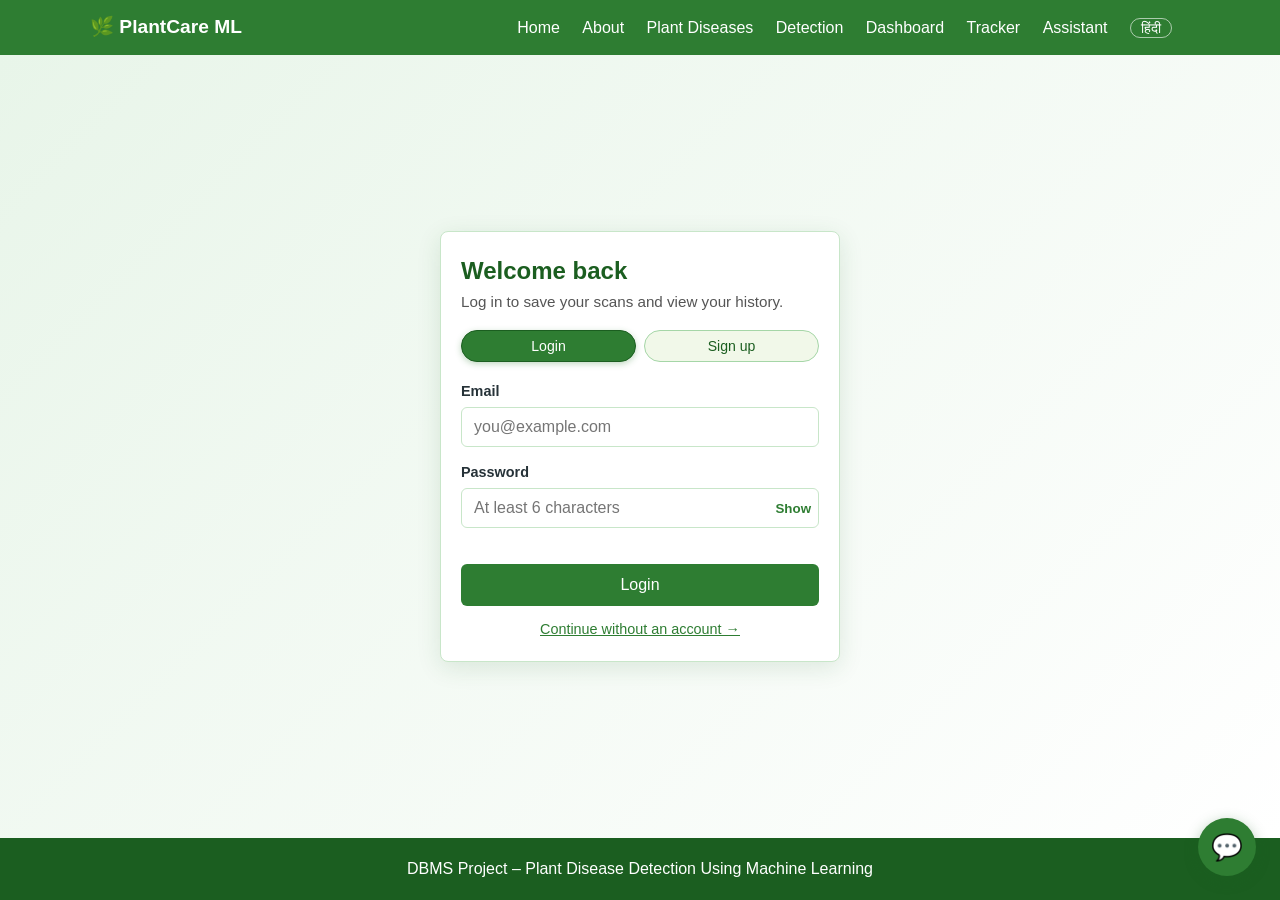
<file: dashboard.html>
<!DOCTYPE html>
<html lang="en">
<head>
  <meta charset="UTF-8">
  <meta name="viewport" content="width=device-width, initial-scale=1.0">
  <title>Dashboard | PlantCare ML</title>
  <meta name="theme-color" content="#2e7d32">
  <link rel="manifest" href="manifest.json">
  <link rel="icon" href="icons/icon-192.png">
  <link rel="stylesheet" href="style.css">
</head>
<body>

  <!-- Navigation bar -->
  <header class="navbar">
    <div class="container nav-inner">
      <a class="logo" href="index.html">🌿 PlantCare ML</a>
      <nav>
        <a href="index.html#home">Home</a>
        <a href="index.html#about">About</a>
        <a href="index.html#diseases">Plant Diseases</a>
        <a href="index.html#detection">Detection</a>
        <a href="dashboard.html">Dashboard</a>
        <a href="tracker.html">Tracker</a>
        <a href="assistant.html">Assistant</a>
      </nav>
    </div>
  </header>

  <main>
    <section class="hero hero-small">
      <div class="container">
        <h1 id="dashGreeting">Your Plant Health Dashboard</h1>
        <p>A quick overview of the leaves you have scanned.</p>
      </div>
    </section>

    <!-- Reminders (hidden when there are none) -->
    <section class="section reminders-section" id="remindersSection" hidden>
      <div class="container">
        <div class="panel">
          <h3>Reminders</h3>
          <div id="reminderList" class="reminder-list"></div>
        </div>
      </div>
    </section>

    <!-- Summary numbers -->
    <section class="section">
      <div class="container">
        <h2>Overview</h2>
        <p class="lead" id="dashNote">Loading your scans...</p>
        <div class="grid four">
          <div class="box stat"><span class="stat-value" id="statTotal">–</span><span>Total scans</span></div>
          <div class="box stat"><span class="stat-value" id="statDiseased">–</span><span>Diseases found</span></div>
          <div class="box stat"><span class="stat-value" id="statHealthy">–</span><span>Healthy leaves</span></div>
          <div class="box stat">
            <span class="stat-value" id="statAccuracy">–</span><span>Model accuracy</span>
            <small class="stat-sub" id="statAccuracyNote">Based on your 👍 / 👎 feedback</small>
          </div>
        </div>
      </div>
    </section>

    <!-- Breakdown by plant -->
    <section class="section alt">
      <div class="container">
        <h2>Scans by Plant</h2>
        <p class="lead">How many leaves of each crop you have checked.</p>
        <div class="panel" id="plantBreakdown"></div>
      </div>
    </section>

    <!-- Scans with search & filters -->
    <section class="section">
      <div class="container">
        <h2>My Scans</h2>
        <p class="lead">Click a scan to open its full report.</p>

        <form class="filter-bar panel" id="filterForm">
          <input type="search" name="q" placeholder="Search disease, plant or notes..." aria-label="Search">
          <select name="plant" aria-label="Plant"><option value="">All plants</option></select>
          <select name="disease" aria-label="Disease"><option value="">All diseases</option></select>
          <label class="inline-label">From <input type="date" name="date_from"></label>
          <label class="inline-label">To <input type="date" name="date_to"></label>
          <label class="inline-check"><input type="checkbox" name="diseased_only"> Diseases only</label>
          <button type="button" class="link-plain" id="clearFilters">Clear filters</button>
        </form>

        <div id="historyList" class="history-grid"></div>

        <div class="action-row" style="margin-top: 25px;">
          <a href="index.html#detection" class="btn">Scan a New Leaf</a>
          <span class="export-label">Export my data:</span>
          <button type="button" class="btn btn-outline" id="exportScans">Scans (CSV)</button>
          <button type="button" class="btn btn-outline" id="exportLogs">Health logs (CSV)</button>
        </div>
      </div>
    </section>
  </main>

  <footer class="footer">
    <p>DBMS Project – Plant Disease Detection Using Machine Learning</p>
  </footer>

  <script src="i18n.js"></script>
  <script src="auth.js"></script>
  <script src="chat-widget.js"></script>
  <script>
    (function () {
      const user = Auth.getUser();
      if (!user) {
        window.location.href = "login.html";
        return;
      }
      document.getElementById("dashGreeting").textContent = "Welcome, " + user.name.split(" ")[0];

      const esc = Auth.escapeHtml;
      const list = document.getElementById("historyList");
      const form = document.getElementById("filterForm");

      function onError(err) {
        if (!Auth.getToken()) { window.location.href = "login.html"; return; }
        document.getElementById("dashNote").textContent = "Could not load your scans: " + err.message;
      }

      // ----- Overview + plant breakdown (all scans) -----
      Promise.all([Auth.request("/api/history?limit=500"), Auth.request("/api/me/summary")])
        .then(function (results) {
          const records = results[0], summary = results[1];
          const healthy = records.filter(function (r) { return /healthy/i.test(r.disease); }).length;
          const counts = {};
          records.forEach(function (r) { counts[r.plant] = (counts[r.plant] || 0) + 1; });
          const plantsSorted = Object.keys(counts).sort(function (a, b) { return counts[b] - counts[a]; });

          document.getElementById("statTotal").textContent = summary.scan_count;
          document.getElementById("statHealthy").textContent = healthy;
          document.getElementById("statDiseased").textContent = records.length - healthy;
          const fb = summary.feedback;
          document.getElementById("statAccuracy").textContent = fb.accuracy === null ? "–" : fb.accuracy + "%";
          document.getElementById("statAccuracyNote").textContent = fb.total
            ? fb.correct + " of " + fb.total + " predictions marked correct"
            : "Rate scans with 👍 / 👎 to measure this";
          document.getElementById("dashNote").textContent = records.length
            ? "You have scanned " + summary.scan_count + " leaves" + (plantsSorted[0] ? ", mostly " + plantsSorted[0] + "." : ".")
            : "You have not scanned any leaves yet.";

          const breakdown = document.getElementById("plantBreakdown");
          breakdown.innerHTML = plantsSorted.length
            ? plantsSorted.map(function (p) {
                const pct = Math.round(counts[p] / records.length * 100);
                return '<div class="bar-row"><span>' + esc(p) + "</span>" +
                  '<div class="confidence-bar"><span style="width:' + pct + '%"></span></div>' +
                  "<strong>" + counts[p] + "</strong></div>";
              }).join("")
            : '<p class="empty-state">No data yet.</p>';
        })
        .catch(onError);

      // ----- Filter dropdown options -----
      Auth.request("/api/history/filters").then(function (opts) {
        opts.plants.forEach(function (p) { form.plant.add(new Option(p, p)); });
        opts.diseases.forEach(function (d) { form.disease.add(new Option(d, d)); });
      });

      // ----- Scan list (filtered) -----
      function loadScans() {
        const params = new URLSearchParams({ limit: "60" });
        ["q", "plant", "disease", "date_from", "date_to"].forEach(function (k) {
          if (form[k].value) params.set(k, form[k].value.trim());
        });
        if (form.diseased_only.checked) params.set("diseased_only", "true");

        Auth.request("/api/history?" + params.toString()).then(function (records) {
          const filtered = params.toString() !== "limit=60";
          if (!records.length) {
            list.innerHTML = filtered
              ? '<p class="empty-state">No scans match these filters.</p>'
              : '<p class="empty-state">No scans yet. <a href="index.html#detection">Analyse your first leaf →</a></p>';
            return;
          }
          list.innerHTML = records.map(function (r) {
            const tags = [];
            if (r.tracked_name) tags.push('<span class="tag">🌱 ' + esc(r.tracked_name) + "</span>");
            if (r.feedback) tags.push('<span class="tag">' + (r.feedback.is_correct ? "👍 Correct" : "👎 Wrong") + "</span>");
            if (r.notes) tags.push('<span class="tag">📝 Notes</span>');
            const when = Auth.toDate(r.created_at);
            return '<a class="history-card" href="results.html?id=' + r.id + '">' +
              '<img src="' + r.image_url + '" alt="Leaf scan" loading="lazy">' +
              "<div><strong>" + esc(r.disease) + "</strong>" +
              esc(r.plant) + " · " + esc(r.confidence) +
              (when ? "<br><small>" + when.toLocaleDateString() + "</small>" : "") +
              (tags.length ? '<div class="tag-row">' + tags.join("") + "</div>" : "") +
              '<button type="button" class="pdf-link" data-id="' + r.id + '">📄 PDF Report</button></div></a>';
          }).join("");
        }).catch(onError);
      }

      // Re-run the search as the farmer types (debounced) or changes a filter
      let timer = null;
      form.addEventListener("input", function () {
        clearTimeout(timer);
        timer = setTimeout(loadScans, 300);
      });
      form.addEventListener("submit", function (e) { e.preventDefault(); loadScans(); });
      document.getElementById("clearFilters").addEventListener("click", function () {
        form.reset();
        loadScans();
      });

      // PDF buttons sit inside the card links, so stop the link opening
      list.addEventListener("click", function (e) {
        const btn = e.target.closest(".pdf-link");
        if (!btn) return;
        e.preventDefault();
        Auth.downloadReport(btn.dataset.id, btn).catch(function (err) { btn.textContent = err.message; });
      });

      // ----- Reminders -----
      function loadReminders() {
        Auth.request("/api/reminders").then(function (reminders) {
          const section = document.getElementById("remindersSection");
          section.hidden = !reminders.length;
          document.getElementById("reminderList").innerHTML = reminders.map(function (r) {
            const due = Auth.toDate(r.due_at);
            const link = r.prediction_id ? "results.html?id=" + r.prediction_id
              : (r.tracked_id ? "tracker.html?plant=" + r.tracked_id : "");
            return '<div class="reminder' + (r.is_due ? " due" : "") + '">' +
              '<span class="badge' + (r.is_due ? "" : " ok") + '">' + (r.is_due ? "Due now" : "Upcoming") + "</span>" +
              "<span>" + (link ? '<a href="' + link + '">' + esc(r.message) + "</a>" : esc(r.message)) +
              "<small>" + due.toLocaleDateString() + "</small></span>" +
              '<button type="button" class="pdf-link" data-done="' + r.id + '">✓ Done</button></div>';
          }).join("");
        });
      }
      document.getElementById("reminderList").addEventListener("click", function (e) {
        const btn = e.target.closest("[data-done]");
        if (!btn) return;
        Auth.send("PATCH", "/api/reminders/" + btn.dataset.done, { done: true }).then(loadReminders);
      });

      // ----- CSV export -----
      document.getElementById("exportScans").addEventListener("click", function () {
        Auth.download("/api/export/scans.csv", this, "plantcare_scans.csv");
      });
      document.getElementById("exportLogs").addEventListener("click", function () {
        Auth.download("/api/export/health-logs.csv", this, "plantcare_health_logs.csv");
      });

      loadScans();
      loadReminders();
    })();
  </script>
</body>
</html>
</file>
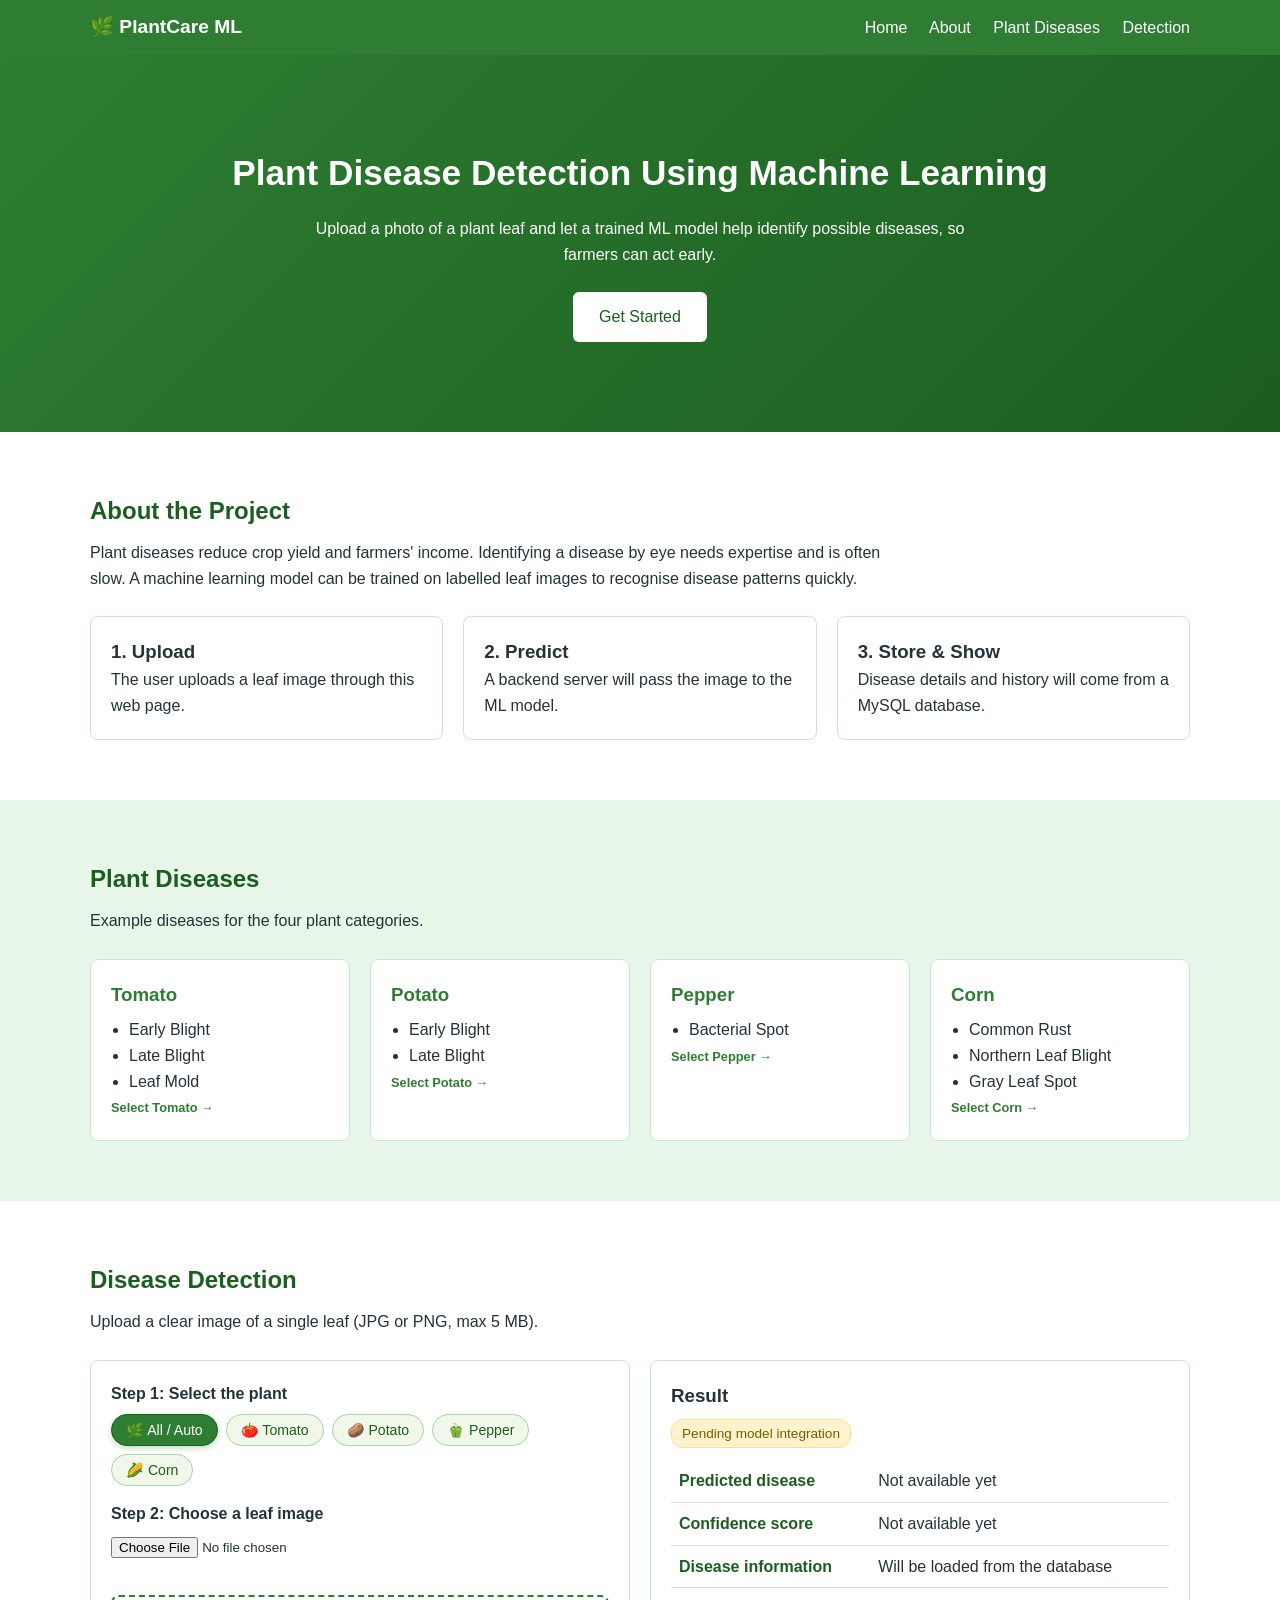
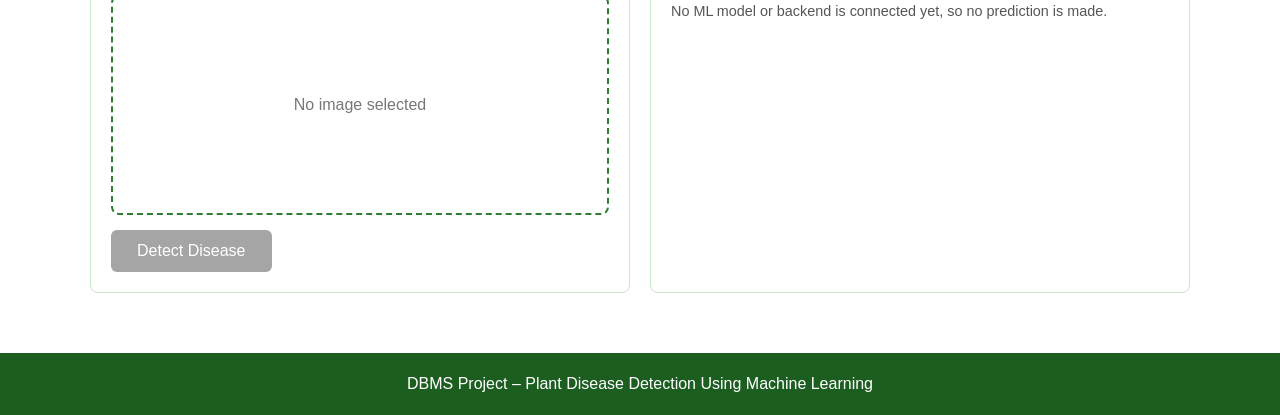
<file: database management system.html>
<!DOCTYPE html>
<html lang="en">
<head>
  <meta charset="UTF-8">
  <meta name="viewport" content="width=device-width, initial-scale=1.0">
  <title>Plant Disease Detection Using Machine Learning</title>
  <link rel="stylesheet" href="style.css">
</head>
<body>

  <!-- Navigation bar -->
  <header class="navbar">
    <div class="container nav-inner">
      <span class="logo">🌿 PlantCare ML</span>
      <nav>
        <a href="#home">Home</a>
        <a href="#about">About</a>
        <a href="#diseases">Plant Diseases</a>
        <a href="#detection">Detection</a>
      </nav>
    </div>
  </header>

  <main>
    <!-- Home -->
    <section id="home" class="hero">
      <div class="container">
        <h1>Plant Disease Detection Using Machine Learning</h1>
        <p>
          Upload a photo of a plant leaf and let a trained ML model help
          identify possible diseases, so farmers can act early.
        </p>
        <a href="#detection" class="btn btn-light">Get Started</a>
      </div>
    </section>

    <!-- About -->
    <section id="about" class="section">
      <div class="container">
        <h2>About the Project</h2>
        <p class="lead">
          Plant diseases reduce crop yield and farmers' income. Identifying a
          disease by eye needs expertise and is often slow. A machine learning
          model can be trained on labelled leaf images to recognise disease
          patterns quickly.
        </p>
        <div class="grid three">
          <div class="box"><h3>1. Upload</h3><p>The user uploads a leaf image through this web page.</p></div>
          <div class="box"><h3>2. Predict</h3><p>A backend server will pass the image to the ML model.</p></div>
          <div class="box"><h3>3. Store &amp; Show</h3><p>Disease details and history will come from a MySQL database.</p></div>
        </div>
      </div>
    </section>

    <!-- Plant diseases (cards are created in script.js) -->
    <section id="diseases" class="section alt">
      <div class="container">
        <h2>Plant Diseases</h2>
        <p class="lead">Example diseases for the four plant categories.</p>
        <div id="plantCards" class="grid four"></div>
      </div>
    </section>

    <!-- Detection -->
    <section id="detection" class="section">
      <div class="container">
        <h2>Disease Detection</h2>
        <p class="lead">Upload a clear image of a single leaf (JPG or PNG, max 5 MB).</p>

        <div class="grid two">
          <!-- Upload panel -->
          <div class="panel">
            <div class="step-group">
              <label class="upload-label">Step 1: Select the plant</label>
              <div class="plant-btn-group" id="plantSelector">
                <button type="button" class="plant-select-btn active" data-plant="auto">🌿 All / Auto</button>
                <button type="button" class="plant-select-btn" data-plant="Tomato">🍅 Tomato</button>
                <button type="button" class="plant-select-btn" data-plant="Potato">🥔 Potato</button>
                <button type="button" class="plant-select-btn" data-plant="Pepper">🫑 Pepper</button>
                <button type="button" class="plant-select-btn" data-plant="Corn">🌽 Corn</button>
              </div>
            </div>

            <div class="step-group" style="margin-top: 15px;">
              <label for="imageInput" class="upload-label">Step 2: Choose a leaf image</label>
              <input type="file" id="imageInput" accept="image/png, image/jpeg">
            </div>
            <p id="errorMsg" class="error"></p>

            <div class="preview-box">
              <img id="preview" alt="Selected leaf preview" hidden>
              <span id="previewText">No image selected</span>
            </div>

            <button id="detectBtn" class="btn" disabled>Detect Disease</button>
          </div>

          <!-- Result panel -->
          <div class="panel">
            <h3>Result</h3>
            <span class="badge">Pending model integration</span>
            <table>
              <tr><th>Predicted disease</th><td id="resDisease">Not available yet</td></tr>
              <tr><th>Confidence score</th><td id="resConfidence">Not available yet</td></tr>
              <tr><th>Disease information</th><td id="resInfo">Will be loaded from the database</td></tr>
            </table>
            <p id="resNote" class="note">
              No ML model or backend is connected yet, so no prediction is made.
            </p>
          </div>
        </div>
      </div>
    </section>
  </main>

  <footer class="footer">
    <p>DBMS Project – Plant Disease Detection Using Machine Learning</p>
  </footer>

  <script src="script.js"></script>
</body>
</html>
</file>
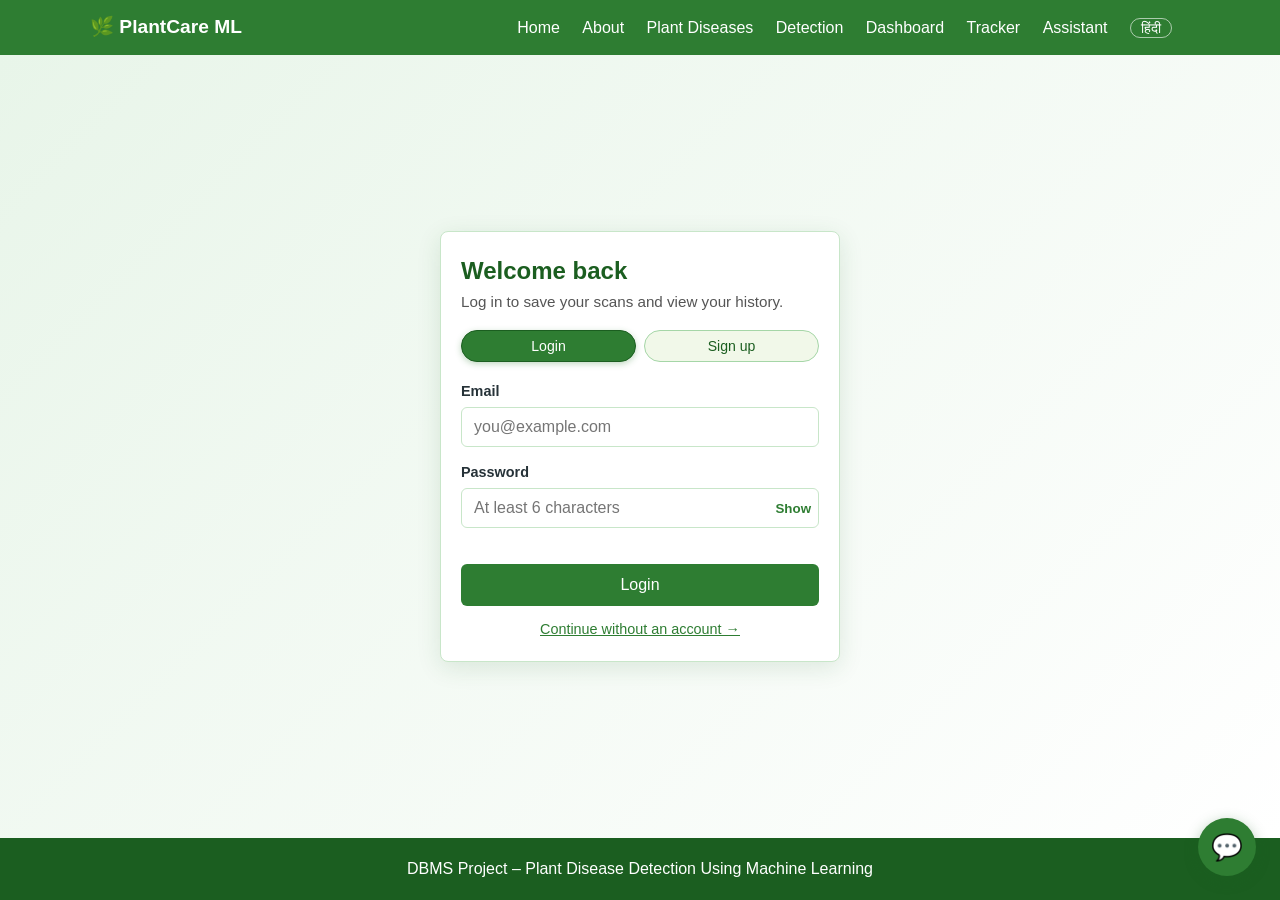
<file: login.html>
<!DOCTYPE html>
<html lang="en">
<head>
  <meta charset="UTF-8">
  <meta name="viewport" content="width=device-width, initial-scale=1.0">
  <title>Login | PlantCare ML</title>
  <meta name="theme-color" content="#2e7d32">
  <link rel="manifest" href="manifest.json">
  <link rel="icon" href="icons/icon-192.png">
  <link rel="stylesheet" href="style.css">
</head>
<body class="auth-page">

  <header class="navbar">
    <div class="container nav-inner">
      <a class="logo" href="index.html">🌿 PlantCare ML</a>
      <nav>
        <a href="index.html#home">Home</a>
        <a href="index.html#about">About</a>
        <a href="index.html#diseases">Plant Diseases</a>
        <a href="index.html#detection">Detection</a>
        <a href="dashboard.html">Dashboard</a>
        <a href="tracker.html">Tracker</a>
        <a href="assistant.html">Assistant</a>
      </nav>
    </div>
  </header>

  <main class="auth-wrap">
    <div class="panel auth-card">
      <h2 id="authTitle">Welcome back</h2>
      <p class="auth-sub" id="authSub">Log in to save your scans and view your history.</p>

      <div class="auth-tabs">
        <button type="button" class="plant-select-btn active" data-mode="login">Login</button>
        <button type="button" class="plant-select-btn" data-mode="register">Sign up</button>
      </div>

      <form id="authForm" novalidate>
        <div class="field" id="nameField" hidden>
          <label for="name">Full name</label>
          <input type="text" id="name" autocomplete="name" placeholder="e.g. Ravi Kumar">
        </div>
        <div class="field">
          <label for="email">Email</label>
          <input type="email" id="email" autocomplete="email" placeholder="you@example.com">
        </div>
        <div class="field">
          <label for="password">Password</label>
          <div class="password-row">
            <input type="password" id="password" autocomplete="current-password" placeholder="At least 6 characters">
            <button type="button" id="togglePassword" class="link-btn">Show</button>
          </div>
        </div>
        <p id="authError" class="error" role="alert"></p>
        <button type="submit" id="authSubmit" class="btn auth-submit">Login</button>
      </form>

      <p class="note auth-alt"><a href="index.html">Continue without an account →</a></p>
    </div>
  </main>

  <footer class="footer">
    <p>DBMS Project – Plant Disease Detection Using Machine Learning</p>
  </footer>

  <script src="i18n.js"></script>
  <script src="auth.js"></script>
  <script src="chat-widget.js"></script>
  <script>
    (function () {
      // Already logged in? Go straight to the app
      if (Auth.getUser()) { window.location.href = "index.html"; return; }

      let mode = new URLSearchParams(location.search).get("mode") === "register" ? "register" : "login";
      const form = document.getElementById("authForm");
      const errorEl = document.getElementById("authError");
      const submitBtn = document.getElementById("authSubmit");
      const pwd = document.getElementById("password");

      function submitLabel() { return mode === "register" ? "Create account" : "Login"; }

      function setMode(m) {
        mode = m;
        const isRegister = m === "register";
        document.querySelectorAll(".auth-tabs button").forEach(function (b) {
          b.classList.toggle("active", b.dataset.mode === m);
        });
        document.getElementById("nameField").hidden = !isRegister;
        document.getElementById("authTitle").textContent = isRegister ? "Create an account" : "Welcome back";
        document.getElementById("authSub").textContent = isRegister
          ? "Sign up to keep a history of every leaf you scan."
          : "Log in to save your scans and view your history.";
        submitBtn.textContent = submitLabel();
        pwd.autocomplete = isRegister ? "new-password" : "current-password";
        errorEl.textContent = "";
      }

      document.querySelectorAll(".auth-tabs button").forEach(function (b) {
        b.addEventListener("click", function () { setMode(b.dataset.mode); });
      });

      document.getElementById("togglePassword").addEventListener("click", function () {
        const show = pwd.type === "password";
        pwd.type = show ? "text" : "password";
        this.textContent = show ? "Hide" : "Show";
      });

      form.addEventListener("submit", function (e) {
        e.preventDefault();
        const body = { email: document.getElementById("email").value.trim(), password: pwd.value };
        if (mode === "register") body.name = document.getElementById("name").value.trim();

        // Client-side validation before hitting the server
        if (mode === "register" && !body.name) { errorEl.textContent = "Please enter your name."; return; }
        if (!/^\S+@\S+\.\S+$/.test(body.email)) { errorEl.textContent = "Please enter a valid email."; return; }
        if (body.password.length < 6) { errorEl.textContent = "Password must be at least 6 characters."; return; }

        errorEl.textContent = "";
        submitBtn.disabled = true;
        submitBtn.textContent = "Please wait...";

        Auth.request("/api/" + mode, {
          method: "POST",
          headers: { "Content-Type": "application/json" },
          body: JSON.stringify(body)
        })
          .then(function (data) {
            Auth.save(data.token, data.user);
            window.location.href = "index.html";
          })
          .catch(function (err) { errorEl.textContent = err.message; })
          .finally(function () {
            submitBtn.disabled = false;
            submitBtn.textContent = submitLabel();
          });
      });

      setMode(mode);
    })();
  </script>
</body>
</html>
</file>
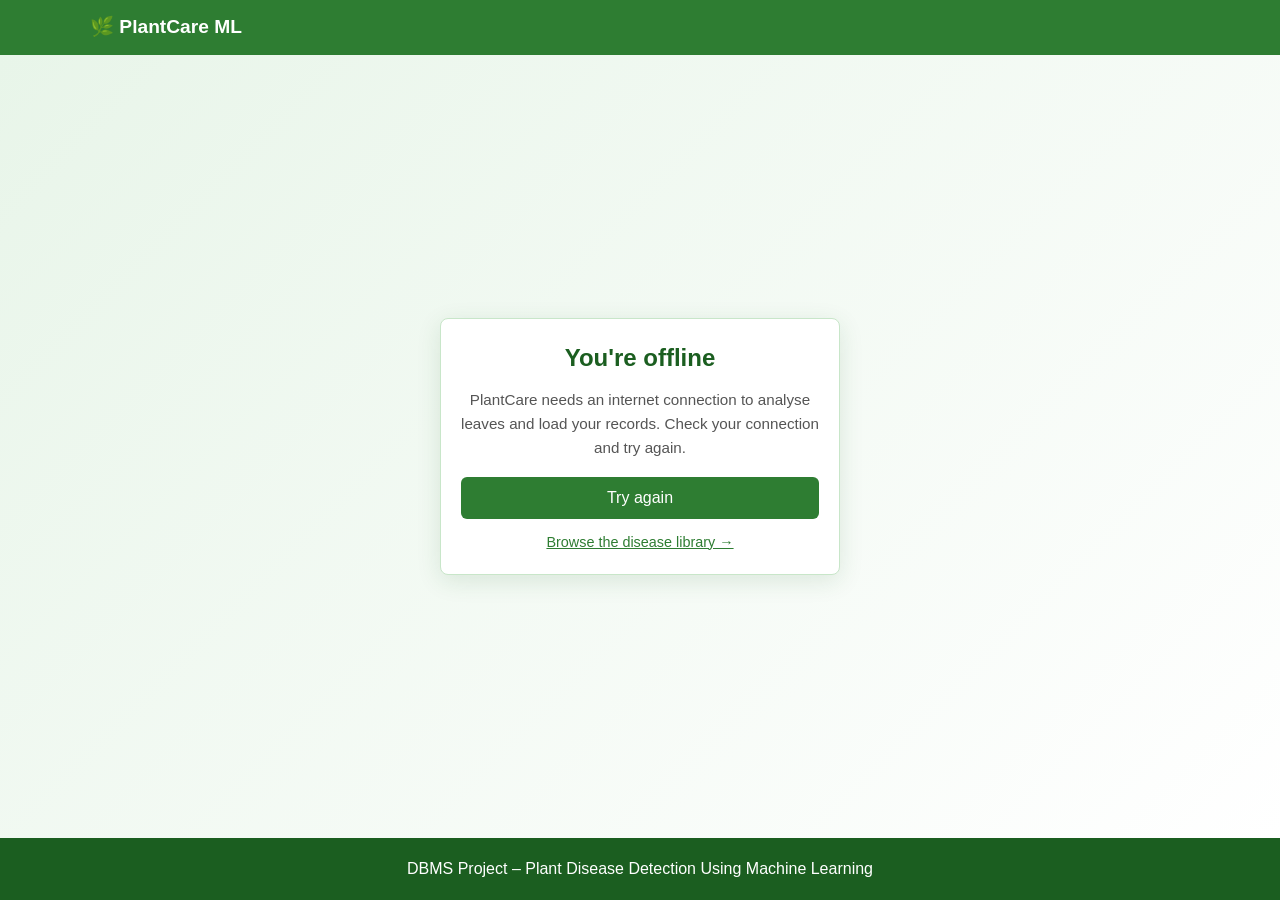
<file: offline.html>
<!DOCTYPE html>
<html lang="en">
<head>
  <meta charset="UTF-8">
  <meta name="viewport" content="width=device-width, initial-scale=1.0">
  <meta name="theme-color" content="#2e7d32">
  <title>Offline | PlantCare ML</title>
  <link rel="icon" href="icons/icon-192.png">
  <link rel="stylesheet" href="style.css">
</head>
<body class="auth-page">

  <header class="navbar">
    <div class="container nav-inner">
      <a class="logo" href="index.html">🌿 PlantCare ML</a>
    </div>
  </header>

  <main class="auth-wrap">
    <div class="panel auth-card" style="text-align: center;">
      <h2>You're offline</h2>
      <p class="auth-sub" style="margin-top: 10px;">
        PlantCare needs an internet connection to analyse leaves and load your records.
        Check your connection and try again.
      </p>
      <button type="button" class="btn auth-submit" onclick="location.reload()">Try again</button>
      <p class="note auth-alt"><a href="diseases.html">Browse the disease library →</a></p>
    </div>
  </main>

  <footer class="footer">
    <p>DBMS Project – Plant Disease Detection Using Machine Learning</p>
  </footer>
</body>
</html>
</file>
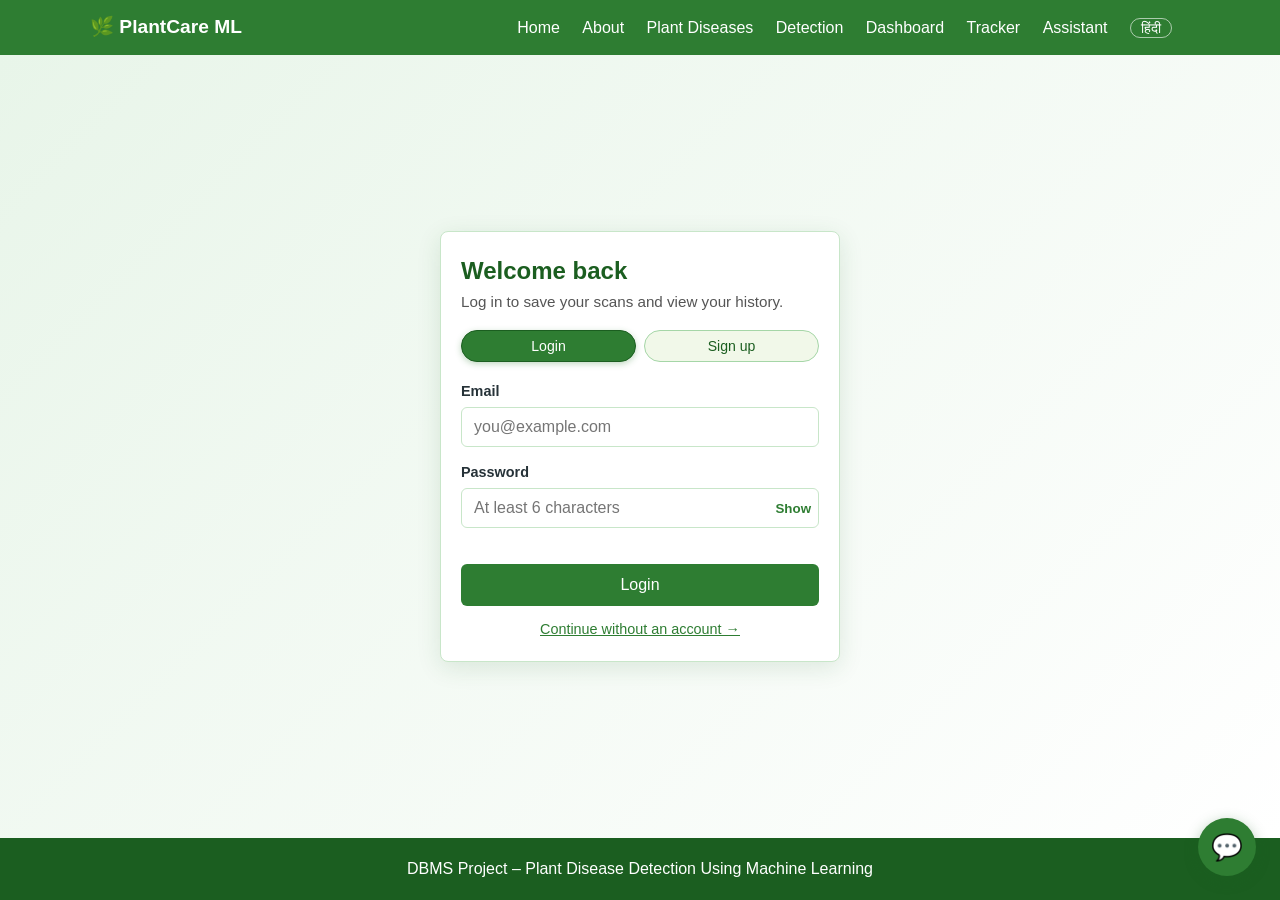
<file: profile.html>
<!DOCTYPE html>
<html lang="en">
<head>
  <meta charset="UTF-8">
  <meta name="viewport" content="width=device-width, initial-scale=1.0">
  <title>My Profile | PlantCare ML</title>
  <meta name="theme-color" content="#2e7d32">
  <link rel="manifest" href="manifest.json">
  <link rel="icon" href="icons/icon-192.png">
  <link rel="stylesheet" href="style.css">
</head>
<body>

  <!-- Navigation bar -->
  <header class="navbar">
    <div class="container nav-inner">
      <a class="logo" href="index.html">🌿 PlantCare ML</a>
      <nav>
        <a href="index.html#home">Home</a>
        <a href="index.html#about">About</a>
        <a href="index.html#diseases">Plant Diseases</a>
        <a href="index.html#detection">Detection</a>
        <a href="dashboard.html">Dashboard</a>
        <a href="tracker.html">Tracker</a>
        <a href="assistant.html">Assistant</a>
      </nav>
    </div>
  </header>

  <main>
    <section class="hero hero-small">
      <div class="container">
        <h1>My Profile</h1>
        <p id="profileSub">Manage your account and data.</p>
      </div>
    </section>

    <section class="section">
      <div class="container">
        <h2>Your activity</h2>
        <div class="grid four" style="margin-top: 15px;">
          <div class="box stat"><span class="stat-value" id="pScans">–</span><span>Total scans</span></div>
          <div class="box stat"><span class="stat-value" id="pPlants">–</span><span>Tracked plants</span></div>
          <div class="box stat"><span class="stat-value" id="pLogs">–</span><span>Health logs</span></div>
          <div class="box stat"><span class="stat-value" id="pAccuracy">–</span><span>Model accuracy</span></div>
        </div>
      </div>
    </section>

    <section class="section alt">
      <div class="container">
        <div class="grid two">
          <div class="panel">
            <h3>Account details</h3>
            <form id="nameForm" novalidate>
              <div class="field">
                <label for="pName">Full name</label>
                <input type="text" id="pName" maxlength="100">
              </div>
              <div class="field">
                <label>Email</label>
                <p id="pEmail">–</p>
              </div>
              <div class="field">
                <label>Member since</label>
                <p id="pSince">–</p>
              </div>
              <div class="action-row">
                <button type="submit" class="btn">Save name</button>
                <span class="note" id="nameStatus"></span>
              </div>
            </form>
          </div>

          <div class="panel">
            <h3>Change password</h3>
            <form id="passwordForm" novalidate>
              <div class="field">
                <label for="curPwd">Current password</label>
                <input type="password" id="curPwd" autocomplete="current-password">
              </div>
              <div class="field">
                <label for="newPwd">New password</label>
                <input type="password" id="newPwd" autocomplete="new-password" placeholder="At least 6 characters">
              </div>
              <div class="action-row">
                <button type="submit" class="btn">Update password</button>
                <span class="note" id="pwdStatus"></span>
              </div>
            </form>
          </div>
        </div>
      </div>
    </section>

    <section class="section">
      <div class="container">
        <div class="grid two">
          <div class="panel">
            <h3>Export my data</h3>
            <p class="note" style="margin: 0 0 12px;">Download your records as CSV files that open in Excel or Google Sheets.</p>
            <div class="action-row">
              <button type="button" class="btn btn-outline" id="exportScans">Scans (CSV)</button>
              <button type="button" class="btn btn-outline" id="exportLogs">Health logs (CSV)</button>
            </div>
          </div>

          <div class="panel danger-zone">
            <h3>Delete account</h3>
            <p class="note" style="margin: 0 0 12px;">
              This permanently deletes your account, scans, uploaded images, tracked plants, logs and reminders.
              It cannot be undone.
            </p>
            <form id="deleteForm" novalidate>
              <div class="field">
                <label for="delPwd">Enter your password to confirm</label>
                <input type="password" id="delPwd" autocomplete="current-password">
              </div>
              <div class="action-row">
                <button type="submit" class="btn btn-danger">Delete account</button>
                <span class="error" id="delStatus"></span>
              </div>
            </form>
          </div>
        </div>
      </div>
    </section>
  </main>

  <footer class="footer">
    <p>DBMS Project – Plant Disease Detection Using Machine Learning</p>
  </footer>

  <script src="i18n.js"></script>
  <script src="auth.js"></script>
  <script src="chat-widget.js"></script>
  <script>
    (function () {
      if (!Auth.getUser()) { window.location.href = "login.html"; return; }
      const $ = function (id) { return document.getElementById(id); };

      Auth.request("/api/me/summary").then(function (s) {
        $("pName").value = s.name;
        $("pEmail").textContent = s.email;
        const since = Auth.toDate(s.member_since);
        $("pSince").textContent = since ? since.toLocaleDateString(undefined, { day: "numeric", month: "long", year: "numeric" }) : "–";
        $("pScans").textContent = s.scan_count;
        $("pPlants").textContent = s.tracked_count;
        $("pLogs").textContent = s.log_count;
        $("pAccuracy").textContent = s.feedback.accuracy === null ? "–" : s.feedback.accuracy + "%";
        $("profileSub").textContent = s.is_admin ? "Admin account · " + s.email : s.email;
      }).catch(function () {
        if (!Auth.getToken()) window.location.href = "login.html";
      });

      $("nameForm").addEventListener("submit", function (e) {
        e.preventDefault();
        Auth.send("PATCH", "/api/me", { name: $("pName").value })
          .then(function (user) {
            Auth.saveUser(user);
            Auth.renderNav();
            $("nameStatus").textContent = "Saved ✓";
          })
          .catch(function (err) { $("nameStatus").textContent = err.message; });
      });

      $("passwordForm").addEventListener("submit", function (e) {
        e.preventDefault();
        if ($("newPwd").value.length < 6) { $("pwdStatus").textContent = "New password must be at least 6 characters."; return; }
        Auth.send("POST", "/api/me/password", { current_password: $("curPwd").value, new_password: $("newPwd").value })
          .then(function () {
            $("pwdStatus").textContent = "Password updated ✓";
            e.target.reset();
          })
          .catch(function (err) { $("pwdStatus").textContent = err.message; });
      });

      $("exportScans").addEventListener("click", function () {
        Auth.download("/api/export/scans.csv", this, "plantcare_scans.csv");
      });
      $("exportLogs").addEventListener("click", function () {
        Auth.download("/api/export/health-logs.csv", this, "plantcare_health_logs.csv");
      });

      // Two-step delete: first click arms the button, second click deletes
      const delBtn = $("deleteForm").querySelector("button");
      $("deleteForm").addEventListener("submit", function (e) {
        e.preventDefault();
        if (!$("delPwd").value) { $("delStatus").textContent = "Please enter your password."; return; }
        if (!delBtn.dataset.armed) {
          delBtn.dataset.armed = "1";
          delBtn.textContent = "Click again to permanently delete";
          return;
        }
        Auth.send("DELETE", "/api/me", { password: $("delPwd").value })
          .then(function () { Auth.logout(); })
          .catch(function (err) {
            $("delStatus").textContent = err.message;
            delete delBtn.dataset.armed;
            delBtn.textContent = "Delete account";
          });
      });
    })();
  </script>
</body>
</html>
</file>
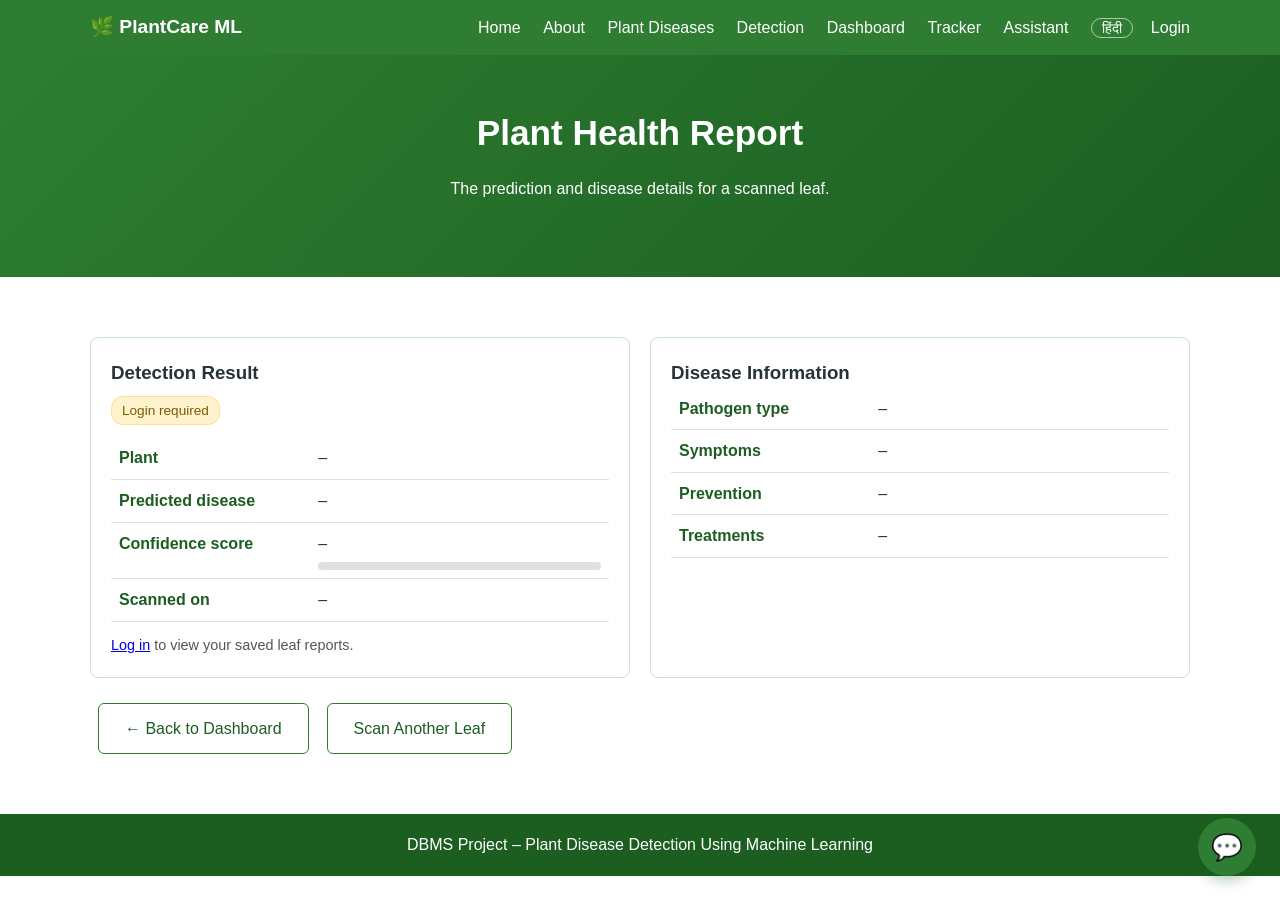
<file: results.html>
<!DOCTYPE html>
<html lang="en">
<head>
  <meta charset="UTF-8">
  <meta name="viewport" content="width=device-width, initial-scale=1.0">
  <title>Leaf Report | PlantCare ML</title>
  <meta name="theme-color" content="#2e7d32">
  <link rel="manifest" href="manifest.json">
  <link rel="icon" href="icons/icon-192.png">
  <link rel="stylesheet" href="style.css">
</head>
<body>

  <!-- Navigation bar -->
  <header class="navbar">
    <div class="container nav-inner">
      <a class="logo" href="index.html">🌿 PlantCare ML</a>
      <nav>
        <a href="index.html#home">Home</a>
        <a href="index.html#about">About</a>
        <a href="index.html#diseases">Plant Diseases</a>
        <a href="index.html#detection">Detection</a>
        <a href="dashboard.html">Dashboard</a>
        <a href="tracker.html">Tracker</a>
        <a href="assistant.html">Assistant</a>
      </nav>
    </div>
  </header>

  <main>
    <section class="hero hero-small">
      <div class="container">
        <h1>Plant Health Report</h1>
        <p>The prediction and disease details for a scanned leaf.</p>
      </div>
    </section>

    <section class="section">
      <div class="container">
        <div class="grid two">
          <!-- Scan image and prediction -->
          <div class="panel">
            <h3>Detection Result</h3>
            <span class="badge" id="resBadge">Loading...</span>
            <img id="resImage" class="result-thumb" alt="Scanned leaf" hidden>
            <table>
              <tr><th>Plant</th><td id="resPlant">–</td></tr>
              <tr><th>Predicted disease</th><td id="resDisease">–</td></tr>
              <tr>
                <th>Confidence score</th>
                <td><span id="resConfidence">–</span><div class="confidence-bar"><span id="resConfidenceBar"></span></div></td>
              </tr>
              <tr><th>Scanned on</th><td id="resDate">–</td></tr>
            </table>
            <p id="resNote" class="note"></p>

            <div id="altBox" class="alt-box" hidden>
              <strong>Other possibilities</strong>
              <div id="altList"></div>
            </div>

            <div id="scanTools" hidden>
              <div class="feedback-row" id="feedbackRow">
                <span>Was this prediction right?</span>
                <button type="button" class="plant-select-btn" data-feedback="yes">👍 Yes</button>
                <button type="button" class="plant-select-btn" data-feedback="no">👎 No</button>
              </div>
              <form class="wrong-box" id="wrongBox" hidden>
                <input type="text" id="correctDisease" list="diseaseOptions" maxlength="150"
                       placeholder="What was it really? (optional)">
                <datalist id="diseaseOptions"></datalist>
                <button type="submit" class="btn">Save</button>
              </form>
              <p class="note" id="feedbackNote"></p>
            </div>
          </div>

          <!-- Disease details from the database -->
          <div class="panel">
            <h3>Disease Information</h3>
            <table>
              <tr><th>Pathogen type</th><td id="infoPathogen">–</td></tr>
              <tr><th>Symptoms</th><td id="infoSymptoms">–</td></tr>
              <tr><th>Prevention</th><td id="infoPrevention">–</td></tr>
              <tr><th>Treatments</th><td id="infoTreatments">–</td></tr>
            </table>
          </div>
        </div>

        <!-- Farmer's own tools for this scan -->
        <div class="grid two" id="manageScan" hidden style="margin-top: 20px;">
          <div class="panel">
            <h3>My Notes</h3>
            <p class="note" style="margin: 0 0 8px;">Notes are saved with the scan and printed on its PDF report.</p>
            <textarea id="notesInput" class="notes-input" rows="4" maxlength="2000"
                      placeholder="Write what you did or noticed..."></textarea>
            <div class="action-row">
              <button type="button" class="btn" id="saveNotes">Save notes</button>
              <span class="note" id="notesStatus"></span>
            </div>
          </div>

          <div class="panel">
            <div class="field">
              <label for="trackedSelect">Tracked plant</label>
              <select id="trackedSelect">
                <option value="0">Not linked</option>
              </select>
              <p class="note" id="trackStatus"></p>
            </div>
            <div class="field">
              <label for="reminderDays">Remind me to re-scan</label>
              <div class="action-row">
                <select id="reminderDays" class="plain-select" style="width: auto;">
                  <option value="3">in 3 days</option>
                  <option value="7" selected>in 7 days</option>
                  <option value="14">in 14 days</option>
                </select>
                <button type="button" class="btn btn-outline" id="setReminder">Set reminder</button>
              </div>
              <p class="note" id="reminderStatus"></p>
            </div>
          </div>
        </div>

        <div class="action-row" style="margin-top: 25px;">
          <button type="button" id="downloadReportBtn" class="btn" hidden>📄 Download PDF Report</button>
          <button type="button" id="askAssistantBtn" class="btn btn-outline" hidden>Ask the assistant</button>
          <a id="compareLink" class="btn btn-outline" hidden>Compare with another scan</a>
          <a href="dashboard.html" class="btn btn-outline">← Back to Dashboard</a>
          <a href="index.html#detection" class="btn btn-outline">Scan Another Leaf</a>
        </div>
      </div>
    </section>
  </main>

  <footer class="footer">
    <p>DBMS Project – Plant Disease Detection Using Machine Learning</p>
  </footer>

  <script src="i18n.js"></script>
  <script src="auth.js"></script>
  <script src="chat-widget.js"></script>
  <script>
    (function () {
      const note = document.getElementById("resNote");
      const badge = document.getElementById("resBadge");
      const $ = function (id) { return document.getElementById(id); };
      if (!Auth.getUser()) {
        badge.textContent = "Login required";
        note.innerHTML = '<a href="login.html">Log in</a> to view your saved leaf reports.';
        return;
      }

      function set(id, text) { $(id).textContent = text || "–"; }

      // Show the requested scan, or the latest one
      const wantedId = new URLSearchParams(location.search).get("id");
      const load = wantedId
        ? Auth.request("/api/scans/" + encodeURIComponent(wantedId))
        : Auth.request("/api/history?limit=1").then(function (r) { return r[0] || null; });

      load.then(function (scan) {
        if (!scan) {
          badge.textContent = "No report";
          note.innerHTML = 'No scan found. <a href="index.html#detection">Analyse a leaf →</a>';
          return;
        }
        render(scan);
      }).catch(function (err) {
        badge.textContent = "No report";
        note.textContent = "Could not load the report: " + err.message;
      });

      function render(scan) {
        const healthy = /healthy/i.test(scan.disease);
        badge.textContent = healthy ? "Healthy leaf" : "Disease detected";
        badge.classList.toggle("ok", healthy);
        $("resImage").src = scan.image_url;
        $("resImage").hidden = false;
        set("resPlant", scan.plant);
        set("resDisease", scan.disease);
        set("resConfidence", scan.confidence);
        $("resConfidenceBar").style.width = parseFloat(scan.confidence) + "%";
        const when = Auth.toDate(scan.created_at);
        set("resDate", when ? when.toLocaleString() : "");

        // Full disease details from the disease table
        Auth.request("/api/diseases").then(function (diseases) {
          const d = diseases.find(function (x) { return x.plant === scan.plant && x.name === scan.disease; });
          $("diseaseOptions").innerHTML = diseases.map(function (x) {
            return '<option value="' + Auth.escapeHtml(x.plant + " - " + x.name) + '">';
          }).join("");
          if (!d) return;
          set("infoPathogen", d.pathogen_type);
          set("infoSymptoms", d.symptoms);
          set("infoPrevention", d.prevention);
          $("infoTreatments").innerHTML = (d.treatments || []).length
            ? "<ul>" + d.treatments.map(function (t) {
                return "<li><strong>" + Auth.escapeHtml(t.type) + ":</strong> " + Auth.escapeHtml(t.recommendation) + "</li>";
              }).join("") + "</ul>"
            : "–";
        });

        // ----- Other possibilities (model's next best guesses) -----
        const others = (scan.alternatives || []).slice(1).filter(function (a) { return a.score >= 1; });
        $("altBox").hidden = !others.length;
        $("altList").innerHTML = others.map(function (a) {
          return '<div class="bar-row wide"><span>' + Auth.escapeHtml(a.plant + " – " + a.disease) + "</span>" +
            '<div class="confidence-bar"><span style="width:' + a.score + '%"></span></div>' +
            "<strong>" + a.score.toFixed(1) + "%</strong></div>";
        }).join("");
        $("compareLink").href = "compare.html?a=" + scan.id;
        $("compareLink").hidden = false;

        // ----- PDF + assistant -----
        const pdfBtn = $("downloadReportBtn");
        pdfBtn.hidden = false;
        pdfBtn.addEventListener("click", function () {
          Auth.downloadReport(scan.id, pdfBtn).catch(function (err) { note.textContent = "Could not create report: " + err.message; });
        });
        const askBtn = $("askAssistantBtn");
        askBtn.hidden = false;
        askBtn.addEventListener("click", function () {
          const q = healthy
            ? "My " + scan.plant + " leaf was scanned as healthy (" + scan.confidence + "). How do I keep it that way?"
            : "My " + scan.plant + " has " + scan.disease + " (" + scan.confidence + " confidence). What should I do first?";
          if (window.KrishiChat) window.KrishiChat.ask(q);
        });

        // ----- Feedback -----
        $("scanTools").hidden = false;
        const row = $("feedbackRow");
        function markFeedback(fb) {
          row.querySelectorAll("button").forEach(function (b) {
            b.classList.toggle("active", !!fb && b.dataset.feedback === (fb.is_correct ? "yes" : "no"));
          });
          $("feedbackNote").textContent = fb
            ? (fb.is_correct ? "You marked this prediction as correct." :
               "You marked this prediction as wrong" + (fb.correct_disease ? " (actually: " + fb.correct_disease + ")." : "."))
            : "";
        }
        function sendFeedback(isCorrect, correct) {
          return Auth.send("POST", "/api/scans/" + scan.id + "/feedback", { is_correct: isCorrect, correct_disease: correct || null })
            .then(function (updated) { markFeedback(updated.feedback); return updated; })
            .catch(function (err) { $("feedbackNote").textContent = "Could not save feedback: " + err.message; });
        }
        markFeedback(scan.feedback);
        row.addEventListener("click", function (e) {
          const btn = e.target.closest("[data-feedback]");
          if (!btn) return;
          if (btn.dataset.feedback === "yes") {
            $("wrongBox").hidden = true;
            sendFeedback(true);
          } else {
            sendFeedback(false).then(function () {
              $("wrongBox").hidden = false;
              $("correctDisease").focus();
            });
          }
        });
        $("wrongBox").addEventListener("submit", function (e) {
          e.preventDefault();
          sendFeedback(false, $("correctDisease").value.trim()).then(function () { $("wrongBox").hidden = true; });
        });

        // ----- Notes -----
        $("manageScan").hidden = false;
        $("notesInput").value = scan.notes || "";
        $("saveNotes").addEventListener("click", function () {
          const btn = this;
          btn.disabled = true;
          Auth.send("PATCH", "/api/scans/" + scan.id, { notes: $("notesInput").value })
            .then(function () { $("notesStatus").textContent = "Saved ✓"; })
            .catch(function (err) { $("notesStatus").textContent = err.message; })
            .finally(function () { btn.disabled = false; });
        });

        // ----- Link to tracked plant -----
        const select = $("trackedSelect");
        Auth.request("/api/tracker").then(function (plants) {
          plants.forEach(function (p) { select.add(new Option(p.nickname + " (" + p.crop + ")", p.id)); });
          select.value = scan.tracked_id || 0;
          if (!plants.length) $("trackStatus").innerHTML = '<a href="tracker.html">Add a plant to the tracker</a> to link this scan.';
        });
        select.addEventListener("change", function () {
          Auth.send("PATCH", "/api/scans/" + scan.id, { tracked_id: Number(select.value) })
            .then(function (updated) {
              $("trackStatus").textContent = updated.tracked_name ? "Linked to " + updated.tracked_name + " ✓" : "Unlinked ✓";
            })
            .catch(function (err) { $("trackStatus").textContent = err.message; });
        });

        // ----- Reminder -----
        $("setReminder").addEventListener("click", function () {
          const days = Number($("reminderDays").value);
          Auth.send("POST", "/api/reminders", { days: days, prediction_id: scan.id })
            .then(function (r) {
              $("reminderStatus").textContent = "Reminder set for " + Auth.toDate(r.due_at).toLocaleDateString() + " ✓ (shown on your dashboard)";
            })
            .catch(function (err) { $("reminderStatus").textContent = err.message; });
        });
      }
    })();
  </script>
</body>
</html>
</file>
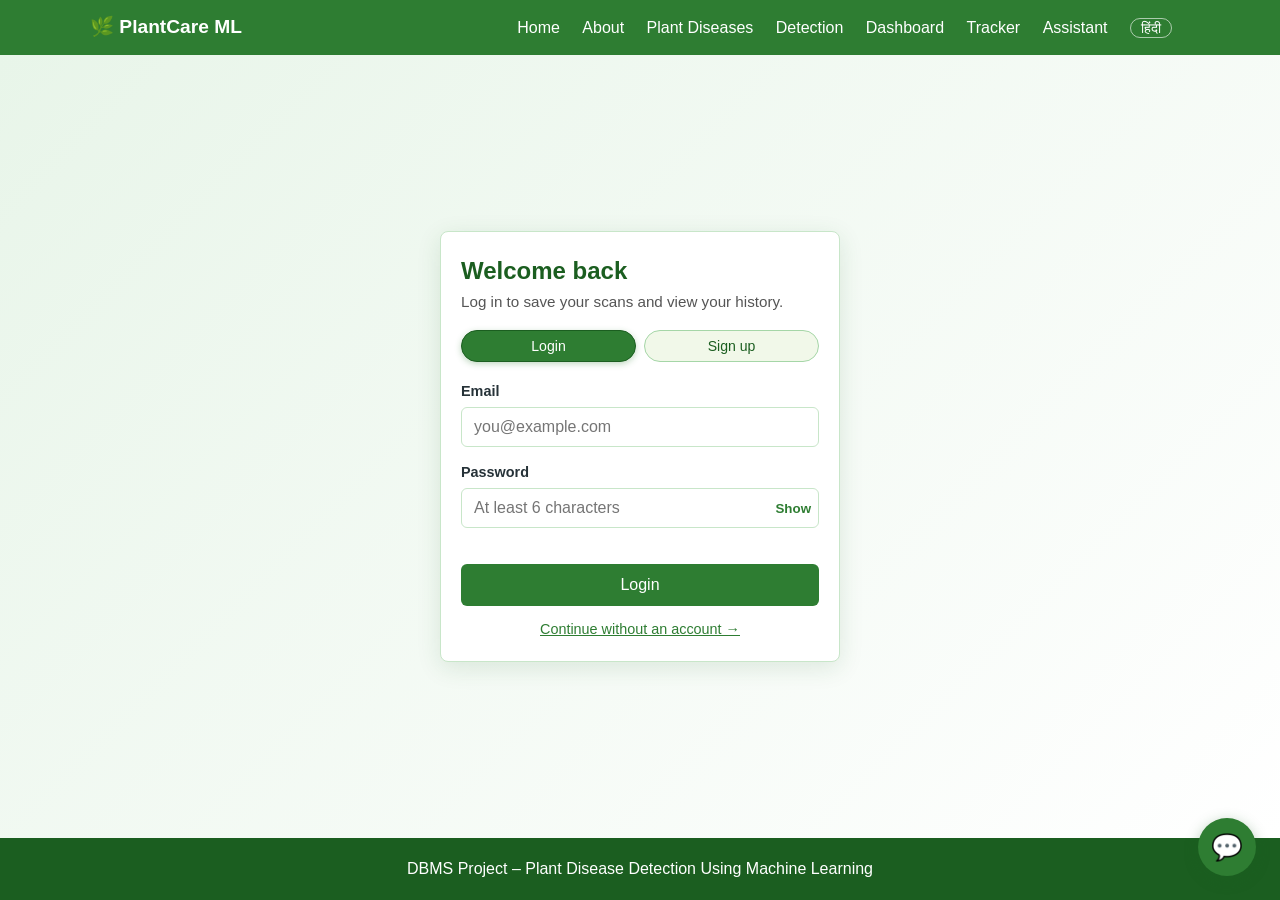
<file: tracker.html>
<!DOCTYPE html>
<html lang="en">
<head>
  <meta charset="UTF-8">
  <meta name="viewport" content="width=device-width, initial-scale=1.0">
  <title>Health Tracker | PlantCare ML</title>
  <meta name="theme-color" content="#2e7d32">
  <link rel="manifest" href="manifest.json">
  <link rel="icon" href="icons/icon-192.png">
  <link rel="stylesheet" href="style.css">
</head>
<body>

  <!-- Navigation bar -->
  <header class="navbar">
    <div class="container nav-inner">
      <a class="logo" href="index.html">🌿 PlantCare ML</a>
      <nav>
        <a href="index.html#home">Home</a>
        <a href="index.html#about">About</a>
        <a href="index.html#diseases">Plant Diseases</a>
        <a href="index.html#detection">Detection</a>
        <a href="dashboard.html">Dashboard</a>
        <a href="tracker.html">Tracker</a>
        <a href="assistant.html">Assistant</a>
      </nav>
    </div>
  </header>

  <main>
    <section class="hero hero-small">
      <div class="container">
        <h1>Plant Health Tracker</h1>
        <p>Log how your plants are doing and watch their health over time.</p>
      </div>
    </section>

    <section class="section">
      <div class="container">
        <div class="grid two tracker-layout">
          <!-- Left: plant list + add plant -->
          <div>
            <div class="panel">
              <h3>My Plants</h3>
              <div id="plantList" class="tracked-list"><p class="note">Loading...</p></div>
            </div>

            <div class="panel" style="margin-top: 20px;">
              <h3>Add a Plant</h3>
              <form id="addPlantForm" novalidate>
                <div class="field">
                  <label for="nickname">Name</label>
                  <input type="text" id="nickname" placeholder="e.g. Back field tomatoes" maxlength="100">
                </div>
                <div class="field">
                  <label for="crop">Crop</label>
                  <select id="crop">
                    <option>Tomato</option>
                    <option>Potato</option>
                    <option>Pepper</option>
                    <option>Corn</option>
                    <option>Other</option>
                  </select>
                </div>
                <p id="addPlantError" class="error"></p>
                <button type="submit" class="btn">Add Plant</button>
              </form>
            </div>
          </div>

          <!-- Right: selected plant details -->
          <div class="panel" id="plantDetail">
            <p class="empty-state">Add a plant on the left to start tracking its health.</p>
          </div>
        </div>
      </div>
    </section>
  </main>

  <footer class="footer">
    <p>DBMS Project – Plant Disease Detection Using Machine Learning</p>
  </footer>

  <!-- Template for the selected plant panel -->
  <template id="detailTemplate">
    <div class="detail-head">
      <div>
        <h3 data-f="title"></h3>
        <span class="badge" data-f="trend"></span>
      </div>
      <button type="button" class="pdf-link danger" data-action="delete-plant">Remove plant</button>
    </div>
    <div class="action-row plant-actions">
      <a class="btn" data-f="scanLink" href="index.html#detection">Scan a leaf</a>
      <button type="button" class="btn btn-outline" data-action="pdf">Summary PDF</button>
      <button type="button" class="btn btn-outline" data-action="remind">Remind me in 7 days</button>
      <span class="note" data-f="actionNote"></span>
    </div>

    <div class="recommendation">
      <strong>💡 Recommendation</strong>
      <p data-f="recommendation"></p>
    </div>

    <h4 class="sub-title">Health over time</h4>
    <div class="chart-box" data-f="chart"></div>

    <h4 class="sub-title">Log today's health</h4>
    <form data-f="logForm" novalidate>
      <div class="field">
        <label>Overall health</label>
        <div class="plant-btn-group score-group">
          <button type="button" class="plant-select-btn" data-score="1">1 · Very poor</button>
          <button type="button" class="plant-select-btn" data-score="2">2 · Poor</button>
          <button type="button" class="plant-select-btn" data-score="3">3 · Fair</button>
          <button type="button" class="plant-select-btn" data-score="4">4 · Good</button>
          <button type="button" class="plant-select-btn" data-score="5">5 · Excellent</button>
        </div>
      </div>
      <div class="field">
        <label>What did you notice / do?</label>
        <div class="check-grid">
          <label><input type="checkbox" name="leaf_spots"> Leaf spots</label>
          <label><input type="checkbox" name="yellowing"> Yellowing</label>
          <label><input type="checkbox" name="wilting"> Wilting</label>
          <label><input type="checkbox" name="pests"> Pests</label>
          <label><input type="checkbox" name="watered"> Watered</label>
          <label><input type="checkbox" name="treated"> Treated / sprayed</label>
        </div>
      </div>
      <div class="field">
        <label for="logWhen">When</label>
        <select id="logWhen" name="days_ago">
          <option value="0">Today</option>
          <option value="1">Yesterday</option>
          <option value="2">2 days ago</option>
          <option value="3">3 days ago</option>
          <option value="7">1 week ago</option>
        </select>
      </div>
      <div class="field">
        <label for="logNotes">Notes (optional)</label>
        <input type="text" id="logNotes" name="notes" maxlength="1000" placeholder="e.g. Sprayed neem oil, new leaves look green">
      </div>
      <p class="error" data-f="logError"></p>
      <button type="submit" class="btn">Save Log</button>
    </form>

    <h4 class="sub-title">Log history</h4>
    <div data-f="logTable"></div>

    <h4 class="sub-title">Linked scans</h4>
    <div data-f="scanList"></div>
  </template>

  <script src="i18n.js"></script>
  <script src="auth.js"></script>
  <script src="chat-widget.js"></script>
  <script>
    (function () {
      if (!Auth.getUser()) { window.location.href = "login.html"; return; }

      const plantList = document.getElementById("plantList");
      const detail = document.getElementById("plantDetail");
      const trendLabels = { new: "New", improving: "▲ Improving", declining: "▼ Declining", stable: "● Stable" };
      let plants = [];
      let selectedId = Number(new URLSearchParams(location.search).get("plant")) || null;

      function fmtDate(iso) {
        return iso ? Auth.toDate(iso).toLocaleDateString(undefined, { day: "numeric", month: "short" }) : "";
      }

      function loadPlants() {
        return Auth.request("/api/tracker").then(function (data) {
          plants = data;
          if (!plants.some(function (p) { return p.id === selectedId; })) {
            selectedId = plants.length ? plants[0].id : null;
          }
          renderList();
          renderDetail();
        }).catch(function (err) {
          if (!Auth.getToken()) { window.location.href = "login.html"; return; }
          plantList.innerHTML = '<p class="error">' + Auth.escapeHtml(err.message) + "</p>";
        });
      }

      function replacePlant(updated) {
        plants = plants.map(function (p) { return p.id === updated.id ? updated : p; });
        renderList();
        renderDetail();
      }

      function renderList() {
        if (!plants.length) {
          plantList.innerHTML = '<p class="empty-state">No plants yet.</p>';
          return;
        }
        plantList.innerHTML = plants.map(function (p) {
          const score = p.latest_score ? p.latest_score + "/5" : "–";
          return '<button type="button" class="tracked-item' + (p.id === selectedId ? " active" : "") + '" data-id="' + p.id + '">' +
            "<span><strong>" + Auth.escapeHtml(p.nickname) + "</strong><small>" + Auth.escapeHtml(p.crop) +
            " · " + p.log_count + " logs</small></span><span class=\"score-pill\">" + score + "</span></button>";
        }).join("");
      }

      plantList.addEventListener("click", function (e) {
        const item = e.target.closest(".tracked-item");
        if (!item) return;
        selectedId = Number(item.dataset.id);
        renderList();
        renderDetail();
      });

      // Small inline SVG line chart of health scores (1-5)
      function drawChart(logs) {
        if (logs.length < 2) {
          return '<p class="empty-state">Add at least two logs to see the health chart.</p>';
        }
        const w = 520, h = 200, padL = 30, padR = 12, padT = 12, padB = 28;
        const x = function (i) { return padL + i * (w - padL - padR) / (logs.length - 1); };
        const y = function (s) { return padT + (5 - s) * (h - padT - padB) / 4; };
        let svg = '<svg viewBox="0 0 ' + w + " " + h + '" role="img" aria-label="Health score chart">';
        for (let s = 1; s <= 5; s++) {
          svg += '<line x1="' + padL + '" x2="' + (w - padR) + '" y1="' + y(s) + '" y2="' + y(s) + '" class="grid-line"/>' +
            '<text x="' + (padL - 8) + '" y="' + (y(s) + 4) + '" text-anchor="end" class="axis-label">' + s + "</text>";
        }
        const pts = logs.map(function (l, i) { return x(i) + "," + y(l.health_score); }).join(" ");
        svg += '<polyline points="' + pts + '" class="chart-line"/>';
        const step = Math.ceil(logs.length / 6);
        logs.forEach(function (l, i) {
          svg += '<circle cx="' + x(i) + '" cy="' + y(l.health_score) + '" r="4" class="chart-dot"><title>' +
            fmtDate(l.logged_at) + ": " + l.health_score + "/5</title></circle>";
          if (i % step === 0 || i === logs.length - 1) {
            svg += '<text x="' + x(i) + '" y="' + (h - 8) + '" text-anchor="middle" class="axis-label">' + fmtDate(l.logged_at) + "</text>";
          }
        });
        return svg + "</svg>";
      }

      function renderDetail() {
        const p = plants.find(function (x) { return x.id === selectedId; });
        if (!p) {
          detail.innerHTML = '<p class="empty-state">Add a plant on the left to start tracking its health.</p>';
          return;
        }
        detail.innerHTML = "";
        detail.appendChild(document.getElementById("detailTemplate").content.cloneNode(true));
        const f = function (name) { return detail.querySelector('[data-f="' + name + '"]'); };

        f("title").textContent = p.nickname + " (" + p.crop + ")";
        f("trend").textContent = trendLabels[p.trend] || p.trend;
        f("trend").classList.toggle("ok", p.trend === "improving" || p.trend === "stable");
        f("recommendation").textContent = p.recommendation;
        f("chart").innerHTML = drawChart(p.logs);
        f("scanLink").href = "index.html?track=" + p.id + "#detection";
        f("scanList").innerHTML = p.scans.length
          ? '<div class="history-grid small">' + p.scans.slice().reverse().map(function (s) {
              return '<a class="history-card" href="results.html?id=' + s.id + '">' +
                '<img src="' + s.image_url + '" alt="Leaf scan" loading="lazy">' +
                "<div><strong>" + Auth.escapeHtml(s.disease) + "</strong>" + Auth.escapeHtml(s.confidence) +
                "<br><small>" + fmtDate(s.created_at) + "</small></div></a>";
            }).join("") + "</div>"
          : '<p class="empty-state">No scans linked yet. Use "Scan a leaf" above to add one.</p>';
        if (p.scans.length >= 2) {
          f("scanList").insertAdjacentHTML("beforeend", '<p style="margin-top: 10px;"><a class="text-link" href="compare.html?a=' +
            p.scans[0].id + "&b=" + p.scans[p.scans.length - 1].id + '">Compare first and latest scan →</a></p>');
        }

        detail.querySelector('[data-action="pdf"]').addEventListener("click", function () {
          const btn = this;
          Auth.download("/api/tracker/" + p.id + "/report", btn, "PlantCare_Summary.pdf")
            .catch(function (err) { f("actionNote").textContent = err.message; });
        });
        detail.querySelector('[data-action="remind"]').addEventListener("click", function () {
          Auth.send("POST", "/api/reminders", { days: 7, tracked_id: p.id })
            .then(function (r) {
              f("actionNote").textContent = "Reminder set for " + Auth.toDate(r.due_at).toLocaleDateString() + " ✓";
            })
            .catch(function (err) { f("actionNote").textContent = err.message; });
        });

        const symptomNames = { leaf_spots: "Spots", yellowing: "Yellowing", wilting: "Wilting", pests: "Pests", watered: "Watered", treated: "Treated" };
        f("logTable").innerHTML = p.logs.length
          ? "<table><tr><th>Date</th><th>Score</th><th>Notes</th><th></th></tr>" +
            p.logs.slice().reverse().map(function (l) {
              const tags = Object.keys(symptomNames).filter(function (k) { return l[k]; })
                .map(function (k) { return symptomNames[k]; }).join(", ");
              const notes = [tags, l.notes].filter(Boolean).join(" – ");
              return "<tr><td>" + fmtDate(l.logged_at) + "</td><td>" + l.health_score + "/5</td><td>" +
                Auth.escapeHtml(notes || "–") + '</td><td><button type="button" class="link-del" data-log="' + l.id +
                '" title="Delete log">✕</button></td></tr>';
            }).join("") + "</table>"
          : '<p class="empty-state">No logs yet.</p>';

        // Score buttons
        let score = null;
        detail.querySelectorAll("[data-score]").forEach(function (b) {
          b.addEventListener("click", function () {
            score = Number(b.dataset.score);
            detail.querySelectorAll("[data-score]").forEach(function (o) { o.classList.toggle("active", o === b); });
          });
        });

        f("logForm").addEventListener("submit", function (e) {
          e.preventDefault();
          if (!score) { f("logError").textContent = "Please pick an overall health score."; return; }
          const form = e.target;
          const body = { health_score: score, notes: form.notes.value, days_ago: Number(form.days_ago.value) };
          ["leaf_spots", "yellowing", "wilting", "pests", "watered", "treated"].forEach(function (k) { body[k] = form[k].checked; });
          const btn = form.querySelector("button[type=submit]");
          btn.disabled = true;
          Auth.request("/api/tracker/" + p.id + "/logs", {
            method: "POST", headers: { "Content-Type": "application/json" }, body: JSON.stringify(body)
          }).then(replacePlant).catch(function (err) {
            f("logError").textContent = err.message;
            btn.disabled = false;
          });
        });

        f("logTable").addEventListener("click", function (e) {
          const del = e.target.closest("[data-log]");
          if (!del) return;
          Auth.request("/api/tracker/" + p.id + "/logs/" + del.dataset.log, { method: "DELETE" }).then(replacePlant);
        });

        // Two-step remove so a stray click doesn't delete a plant's whole history
        const delBtn = detail.querySelector('[data-action="delete-plant"]');
        delBtn.addEventListener("click", function () {
          if (delBtn.dataset.confirm) {
            Auth.request("/api/tracker/" + p.id, { method: "DELETE" }).then(loadPlants);
          } else {
            delBtn.dataset.confirm = "1";
            delBtn.textContent = "Click again to remove";
          }
        });
      }

      document.getElementById("addPlantForm").addEventListener("submit", function (e) {
        e.preventDefault();
        const errorEl = document.getElementById("addPlantError");
        const nickname = document.getElementById("nickname").value.trim();
        if (!nickname) { errorEl.textContent = "Please give the plant a name."; return; }
        errorEl.textContent = "";
        Auth.request("/api/tracker", {
          method: "POST", headers: { "Content-Type": "application/json" },
          body: JSON.stringify({ nickname: nickname, crop: document.getElementById("crop").value })
        }).then(function (p) {
          document.getElementById("nickname").value = "";
          selectedId = p.id;
          return loadPlants();
        }).catch(function (err) { errorEl.textContent = err.message; });
      });

      loadPlants();
    })();
  </script>
</body>
</html>
</file>
<file: style.css>
/* Colour variables so the theme is easy to change */
:root {
  --green: #2e7d32;
  --green-dark: #1b5e20;
  --green-light: #e8f5e9;
  --text: #263238;
  --white: #ffffff;
}

* { box-sizing: border-box; margin: 0; padding: 0; }

html { scroll-behavior: smooth; }

body {
  font-family: Arial, Helvetica, sans-serif;
  color: var(--text);
  line-height: 1.6;
}

.container { width: 90%; max-width: 1100px; margin: 0 auto; }

/* Navbar */
.navbar {
  background: var(--green);
  position: sticky;
  top: 0;
  z-index: 10;
}
.nav-inner {
  display: flex;
  justify-content: space-between;
  align-items: center;
  flex-wrap: wrap;
  padding: 12px 0;
}
.logo { color: var(--white); font-weight: bold; font-size: 1.2rem; }
.navbar nav a {
  color: var(--white);
  text-decoration: none;
  margin-left: 18px;
}
.navbar nav a:hover { text-decoration: underline; }

/* Hero */
.hero {
  background: linear-gradient(135deg, var(--green), var(--green-dark));
  color: var(--white);
  text-align: center;
  padding: 90px 0;
}
.hero h1 { font-size: 2.2rem; margin-bottom: 15px; }
.hero p { max-width: 650px; margin: 0 auto 25px; }

/* Buttons */
.btn {
  display: inline-block;
  background: var(--green);
  color: var(--white);
  border: none;
  padding: 12px 26px;
  border-radius: 6px;
  font-size: 1rem;
  cursor: pointer;
  text-decoration: none;
}
.btn:hover { background: var(--green-dark); }
.btn:disabled { background: #a5a5a5; cursor: not-allowed; }
.btn-light { background: var(--white); color: var(--green-dark); }
.btn-light:hover { background: var(--green-light); }

/* Sections */
.section { padding: 60px 0; }
.section.alt { background: var(--green-light); }
.section h2 { color: var(--green-dark); margin-bottom: 10px; }
.lead { margin-bottom: 25px; max-width: 800px; }

/* Grids */
.grid { display: grid; gap: 20px; }
.grid.two { grid-template-columns: repeat(2, 1fr); }
.grid.three { grid-template-columns: repeat(3, 1fr); }
.grid.four { grid-template-columns: repeat(4, 1fr); }

/* Boxes and cards */
.box, .card, .panel {
  background: var(--white);
  border: 1px solid #c8e6c9;
  border-radius: 8px;
  padding: 20px;
}
.card h3 { color: var(--green); margin-bottom: 8px; }
.card ul { padding-left: 18px; }

/* Upload */
input[type="file"] { display: block; margin: 10px 0; }
.upload-label { font-weight: bold; }
.preview-box {
  height: 220px;
  border: 2px dashed var(--green);
  border-radius: 8px;
  display: flex;
  align-items: center;
  justify-content: center;
  margin-bottom: 15px;
  overflow: hidden;
  color: #777;
}
.preview-box img { max-width: 100%; max-height: 100%; }
.error { color: #c62828; min-height: 22px; font-size: 0.9rem; }

/* Result */
.badge {
  display: inline-block;
  background: #fff3cd;
  color: #7a5b00;
  border: 1px solid #ffe08a;
  padding: 3px 10px;
  border-radius: 12px;
  font-size: 0.85rem;
  margin: 8px 0 12px;
}
table { width: 100%; border-collapse: collapse; }
th, td { text-align: left; padding: 8px; border-bottom: 1px solid #e0e0e0; vertical-align: top; }
th { width: 40%; color: var(--green-dark); }
.note { margin-top: 12px; font-size: 0.9rem; color: #555; }

/* Footer */
.footer { background: var(--green-dark); color: var(--white); text-align: center; padding: 18px 0; }

/* Plant Selector Buttons */
.step-group { margin-bottom: 15px; }
.plant-btn-group {
  display: flex;
  flex-wrap: wrap;
  gap: 8px;
  margin-top: 8px;
}
.plant-select-btn {
  background: #f1f8e9;
  color: var(--green-dark);
  border: 1.5px solid #a5d6a7;
  border-radius: 20px;
  padding: 7px 14px;
  font-size: 0.88rem;
  font-weight: 500;
  cursor: pointer;
  transition: all 0.2s ease;
  outline: none;
}
.plant-select-btn:hover {
  background: #dcedc8;
}
.plant-select-btn.active {
  background: var(--green);
  color: #fff;
  border-color: var(--green-dark);
  box-shadow: 0 2px 6px rgba(46, 125, 50, 0.3);
}

/* Responsive layout */
@media (max-width: 900px) {
  .grid.four { grid-template-columns: repeat(2, 1fr); }
}
@media (max-width: 700px) {
  .grid.two, .grid.three, .grid.four { grid-template-columns: 1fr; }
  .hero h1 { font-size: 1.7rem; }
  .navbar nav a { margin: 0 10px 0 0; }
}
/* Navbar login state */
.nav-auth { display: inline-flex; align-items: center; gap: 10px; margin-left: 18px; }
.nav-user { color: var(--white); font-size: 0.95rem; }
.navbar nav a.nav-btn, .nav-btn {
  background: var(--white);
  color: var(--green-dark);
  border: none;
  border-radius: 16px;
  padding: 5px 14px;
  margin-left: 0;
  font-size: 0.9rem;
  font-weight: bold;
  cursor: pointer;
  text-decoration: none;
}
.navbar nav a.nav-btn:hover, .nav-btn:hover { background: var(--green-light); text-decoration: none; }
a.logo { text-decoration: none; }

/* Login page */
.auth-page { display: flex; flex-direction: column; min-height: 100vh; }
.auth-wrap {
  flex: 1;
  display: flex;
  align-items: center;
  justify-content: center;
  padding: 50px 16px;
  background: linear-gradient(135deg, var(--green-light), #ffffff);
}
.auth-card { width: 100%; max-width: 400px; box-shadow: 0 6px 24px rgba(27, 94, 32, 0.12); }
.auth-card h2 { color: var(--green-dark); }
.auth-sub { color: #555; font-size: 0.95rem; margin-bottom: 16px; }
.auth-tabs { display: flex; gap: 8px; margin-bottom: 18px; }
.auth-tabs .plant-select-btn { flex: 1; }
.field { margin-bottom: 14px; }
.field label { display: block; font-weight: bold; font-size: 0.9rem; margin-bottom: 4px; }
.field input {
  width: 100%;
  padding: 10px 12px;
  border: 1.5px solid #c8e6c9;
  border-radius: 6px;
  font-size: 1rem;
  font-family: inherit;
}
.field input:focus { outline: none; border-color: var(--green); box-shadow: 0 0 0 3px rgba(46, 125, 50, 0.15); }
.password-row { position: relative; }
.password-row input { padding-right: 60px; }
.link-btn {
  position: absolute; right: 8px; top: 50%; transform: translateY(-50%);
  background: none; border: none; color: var(--green); font-weight: bold; cursor: pointer;
}
.auth-submit { width: 100%; }
.auth-alt { text-align: center; }
.auth-alt a { color: var(--green); }

/* Result image + confidence bar */
.result-thumb { display: block; max-width: 100%; max-height: 160px; border-radius: 6px; margin-bottom: 10px; }
.confidence-bar { height: 8px; background: #e0e0e0; border-radius: 4px; margin-top: 6px; overflow: hidden; }
.confidence-bar span { display: block; height: 100%; background: var(--green); width: 0; transition: width 0.6s ease; }
.badge.ok { background: var(--green-light); color: var(--green-dark); border-color: #a5d6a7; }
#resInfo { white-space: pre-line; }

/* Scan history */
.history-grid { display: grid; grid-template-columns: repeat(auto-fill, minmax(200px, 1fr)); gap: 16px; }
.history-card { background: var(--white); border: 1px solid #c8e6c9; border-radius: 8px; overflow: hidden; }
.history-card img { width: 100%; height: 130px; object-fit: cover; display: block; background: var(--green-light); }
.history-card div { padding: 10px 12px; font-size: 0.9rem; }
.history-card strong { color: var(--green-dark); display: block; }
.history-card small { color: #777; }
.empty-state { color: #555; }
.empty-state a { color: var(--green); font-weight: bold; }

/* Shared page pieces (dashboard / results) */
.hero.hero-small { padding: 50px 0; }
.btn-outline { background: var(--white); color: var(--green-dark); border: 1.5px solid var(--green); margin-left: 8px; }
.btn-outline:hover { background: var(--green-light); }
.stat { text-align: center; }
.stat-value { display: block; font-size: 2rem; font-weight: bold; color: var(--green); }
.bar-row { display: grid; grid-template-columns: 90px 1fr 40px; align-items: center; gap: 12px; margin-bottom: 10px; }
.bar-row .confidence-bar { margin-top: 0; height: 12px; }
a.history-card { color: var(--text); text-decoration: none; transition: box-shadow 0.2s ease; }
a.history-card:hover { box-shadow: 0 4px 14px rgba(27, 94, 32, 0.18); }

/* PDF report feature */
.feature-banner {
  display: flex;
  align-items: center;
  gap: 20px;
  margin-top: 30px;
  padding: 24px;
  border-radius: 8px;
  background: linear-gradient(135deg, var(--green), var(--green-dark));
  color: var(--white);
}
.feature-banner h3 { margin-bottom: 6px; }
.feature-banner p { font-size: 0.95rem; }
.feature-banner .btn { flex-shrink: 0; }
.feature-icon { font-size: 2.6rem; }
.report-cta { display: flex; flex-wrap: wrap; align-items: center; gap: 10px; margin-top: 16px; }
.report-cta .note { margin-top: 0; }
.pdf-link {
  display: inline-block;
  margin-top: 8px;
  background: var(--green-light);
  color: var(--green-dark);
  border: 1px solid #a5d6a7;
  border-radius: 14px;
  padding: 4px 10px;
  font-size: 0.8rem;
  font-weight: bold;
  cursor: pointer;
}
.pdf-link:hover { background: #dcedc8; }
.pdf-link:disabled { opacity: 0.7; cursor: wait; }
@media (max-width: 700px) {
  .feature-banner { flex-direction: column; text-align: center; }
}

/* Health tracker */
.tracker-layout { grid-template-columns: 1fr 2fr; align-items: start; }
.tracked-list { display: flex; flex-direction: column; gap: 8px; margin-top: 10px; }
.tracked-item {
  display: flex; justify-content: space-between; align-items: center; gap: 10px;
  width: 100%; text-align: left; padding: 10px 12px;
  background: var(--white); border: 1px solid #c8e6c9; border-radius: 6px;
  font-family: inherit; font-size: 0.95rem; color: var(--text); cursor: pointer;
}
.tracked-item:hover { background: #f1f8e9; }
.tracked-item.active { border-color: var(--green); background: var(--green-light); }
.tracked-item small { display: block; color: #777; }
.score-pill { background: var(--green); color: var(--white); border-radius: 12px; padding: 2px 10px; font-weight: bold; font-size: 0.85rem; }
.field select {
  width: 100%; padding: 10px 12px; border: 1.5px solid #c8e6c9; border-radius: 6px;
  font-size: 1rem; font-family: inherit; background: var(--white);
}
.detail-head { display: flex; justify-content: space-between; align-items: flex-start; gap: 10px; }
.detail-head h3 { color: var(--green-dark); }
.pdf-link.danger { background: #fdecea; color: #c62828; border-color: #f5c6cb; margin-top: 0; }
.recommendation { background: var(--green-light); border-left: 4px solid var(--green); border-radius: 6px; padding: 12px 14px; margin: 6px 0 10px; }
.recommendation strong { color: var(--green-dark); }
.sub-title { color: var(--green-dark); margin: 20px 0 8px; }
.chart-box svg { width: 100%; height: auto; display: block; }
.grid-line { stroke: #e0e0e0; stroke-width: 1; }
.axis-label { fill: #777; font-size: 11px; }
.chart-line { fill: none; stroke: var(--green); stroke-width: 2.5; stroke-linejoin: round; }
.chart-dot { fill: var(--white); stroke: var(--green-dark); stroke-width: 2; }
.score-group .plant-select-btn { padding: 6px 10px; font-size: 0.82rem; }
.check-grid { display: grid; grid-template-columns: repeat(3, 1fr); gap: 6px 12px; font-size: 0.92rem; }
.check-grid label { font-weight: normal; display: flex; align-items: center; gap: 6px; }
.link-del { background: none; border: none; color: #c62828; cursor: pointer; font-size: 0.9rem; }

/* Farmer assistant chat */
.chat-container { max-width: 800px; }
.chat-panel { display: flex; flex-direction: column; gap: 14px; }
.chat-log { height: 420px; overflow-y: auto; display: flex; flex-direction: column; gap: 10px; padding: 4px; }
.msg { max-width: 82%; padding: 10px 14px; border-radius: 12px; white-space: pre-line; font-size: 0.95rem; }
.msg.bot { align-self: flex-start; background: var(--green-light); border: 1px solid #c8e6c9; border-bottom-left-radius: 2px; }
.msg.user { align-self: flex-end; background: var(--green); color: var(--white); border-bottom-right-radius: 2px; }
.msg.thinking { color: #777; font-style: italic; }
.msg.error { background: #fdecea; border-color: #f5c6cb; color: #c62828; }
.msg small { display: block; margin-top: 6px; color: #5f7d61; font-size: 0.78rem; }
.suggestions { display: flex; flex-wrap: wrap; gap: 8px; }
.chat-form { display: flex; gap: 10px; }
.chat-form input {
  flex: 1; padding: 12px 14px; border: 1.5px solid #c8e6c9; border-radius: 6px; font-size: 1rem; font-family: inherit;
}
.chat-form input:focus { outline: none; border-color: var(--green); box-shadow: 0 0 0 3px rgba(46, 125, 50, 0.15); }
.chat-disclaimer { margin-top: 0; font-size: 0.8rem; }

@media (max-width: 900px) {
  .tracker-layout { grid-template-columns: 1fr; }
}
@media (max-width: 700px) {
  .check-grid { grid-template-columns: repeat(2, 1fr); }
  .msg { max-width: 92%; }
}

/* Keep login/logout looking like the original navbar links */
.navbar nav a.nav-btn, .nav-btn {
  background: none;
  color: var(--white);
  border: none;
  border-radius: 0;
  padding: 0;
  font-size: 1rem;
  font-weight: normal;
  font-family: inherit;
}
.navbar nav a.nav-btn:hover, .nav-btn:hover { background: none; text-decoration: underline; }
.box a { color: var(--green); font-weight: bold; }

/* Current page in the navbar */
.navbar nav a.active { text-decoration: underline; text-underline-offset: 5px; font-weight: bold; }
.box .btn { padding: 8px 18px; font-size: 0.9rem; }
.box .btn:hover { color: var(--white); }
.box a.btn { color: var(--white); }

/* Floating assistant button + mini chat window */
.chat-launcher {
  position: fixed; right: 24px; bottom: 24px; z-index: 50;
  width: 58px; height: 58px; border-radius: 50%; border: none;
  background: var(--green); color: var(--white); font-size: 1.6rem; cursor: pointer;
  box-shadow: 0 4px 14px rgba(27, 94, 32, 0.35); transition: transform 0.2s ease, background 0.2s ease;
}
.chat-launcher:hover { background: var(--green-dark); transform: scale(1.06); }
.chat-launcher.open { font-size: 1.2rem; }
.chat-widget {
  position: fixed; right: 24px; bottom: 94px; z-index: 50;
  width: 340px; max-width: calc(100vw - 32px); height: 460px; max-height: calc(100vh - 130px);
  display: flex; flex-direction: column; overflow: hidden;
  background: var(--white); border: 1px solid #c8e6c9; border-radius: 10px;
  box-shadow: 0 8px 28px rgba(27, 94, 32, 0.22);
}
.chat-widget[hidden] { display: none; }
.chat-widget-head {
  display: flex; justify-content: space-between; align-items: center;
  background: var(--green); color: var(--white); padding: 12px 14px;
}
.chat-widget-head small { display: block; font-size: 0.78rem; opacity: 0.85; }
.chat-widget-close { background: none; border: none; color: var(--white); font-size: 1rem; cursor: pointer; }
.chat-widget-log { flex: 1; overflow-y: auto; display: flex; flex-direction: column; gap: 8px; padding: 12px; }
.chat-widget-log .msg { max-width: 88%; font-size: 0.9rem; padding: 8px 12px; }
.chat-widget-log .msg a { display: inline-block; margin-top: 6px; color: var(--green); font-weight: bold; }
.chat-widget-form { display: flex; gap: 8px; padding: 10px; border-top: 1px solid #e0e0e0; }
.chat-widget-form input {
  flex: 1; min-width: 0; padding: 9px 10px; border: 1.5px solid #c8e6c9; border-radius: 6px;
  font-size: 0.92rem; font-family: inherit;
}
.chat-widget-form input:focus { outline: none; border-color: var(--green); }
.chat-widget-form .btn { padding: 8px 14px; font-size: 0.9rem; }
.chat-widget-full { text-align: center; font-size: 0.8rem; color: var(--green); padding: 0 0 8px; }
@media (max-width: 700px) {
  .chat-launcher { right: 16px; bottom: 16px; }
  .chat-widget { right: 16px; bottom: 84px; }
}

/* ===== Feature pack: shared controls ===== */
.text-link { color: var(--green); font-weight: bold; }
.plain-select, .filter-bar input, .filter-bar select, .notes-input, .wrong-box input {
  width: 100%;
  padding: 9px 12px;
  border: 1.5px solid #c8e6c9;
  border-radius: 6px;
  font-size: 0.95rem;
  font-family: inherit;
  background: var(--white);
  color: var(--text);
}
.plain-select:focus, .filter-bar input:focus, .filter-bar select:focus, .notes-input:focus, .wrong-box input:focus {
  outline: none; border-color: var(--green); box-shadow: 0 0 0 3px rgba(46, 125, 50, 0.15);
}
#trackedStep .plain-select { margin-top: 8px; }
.notes-input { resize: vertical; margin-bottom: 10px; }
.action-row { display: flex; flex-wrap: wrap; align-items: center; gap: 10px; }
.btn-danger { background: #c62828; }
.btn-danger:hover { background: #a61b1b; }
.danger-zone { border-color: #f5c6cb; }
.danger-zone h3 { color: #c62828; }
.link-plain { background: none; border: none; color: var(--green); font-weight: bold; cursor: pointer; font-family: inherit; font-size: 0.9rem; }
.navbar nav .nav-user { color: var(--white); text-decoration: none; margin-left: 0; }
.navbar nav .nav-user:hover { text-decoration: underline; }
.nav-auth a { margin-left: 0; }

/* Feedback on a prediction */
.feedback-row { display: flex; flex-wrap: wrap; align-items: center; gap: 8px; margin: 12px 0 4px; font-size: 0.92rem; }
.feedback-row span { font-weight: bold; color: var(--green-dark); }
.feedback-row .plant-select-btn { padding: 5px 12px; }
.wrong-box { display: flex; gap: 8px; margin: 6px 0; }
.wrong-box .btn { padding: 8px 16px; font-size: 0.9rem; }
.feedback-row + .note, #feedbackNote { margin-top: 4px; }

/* Tags on scan cards */
.tag-row { display: flex; flex-wrap: wrap; gap: 4px; margin-top: 6px; }
.tag {
  display: inline-block; background: var(--green-light); color: var(--green-dark);
  border-radius: 10px; padding: 1px 8px; font-size: 0.75rem; font-weight: normal;
}
.history-card strong + .tag-row { margin-top: 0; }
.history-grid.small { grid-template-columns: repeat(auto-fill, minmax(150px, 1fr)); gap: 12px; }
.history-grid.small img { height: 100px; }
.stat-sub { display: block; color: #777; font-size: 0.78rem; margin-top: 4px; }

/* Dashboard filters */
.filter-bar { display: flex; flex-wrap: wrap; align-items: center; gap: 10px; margin-bottom: 20px; padding: 14px; }
.filter-bar input[type="search"] { flex: 2 1 220px; width: auto; }
.filter-bar select { flex: 1 1 150px; width: auto; }
.filter-bar input[type="date"] { width: auto; margin-left: 4px; }
.inline-label, .inline-check { display: flex; align-items: center; gap: 4px; font-size: 0.9rem; white-space: nowrap; }
.export-label { margin-left: auto; font-weight: bold; color: var(--green-dark); font-size: 0.92rem; }

/* Reminders */
.reminders-section { padding-bottom: 0; }
.reminder-list { display: flex; flex-direction: column; gap: 8px; margin-top: 10px; }
.reminder {
  display: flex; align-items: center; gap: 12px; padding: 10px 12px;
  border: 1px solid #c8e6c9; border-radius: 6px; background: var(--white);
}
.reminder.due { border-color: #ffe08a; background: #fffbea; }
.reminder .badge { margin: 0; flex-shrink: 0; }
.reminder > span:nth-child(2) { flex: 1; }
.reminder small { display: block; color: #777; }
.reminder a { color: var(--green-dark); font-weight: bold; }
.reminder .pdf-link { margin-top: 0; }

/* Tracker plant actions */
.plant-actions { margin: 6px 0 14px; }
.plant-actions .btn { padding: 8px 16px; font-size: 0.9rem; }

/* Disease library */
.library-tools { display: flex; flex-wrap: wrap; gap: 12px; align-items: center; margin-bottom: 10px; }
.library-tools input { flex: 1 1 260px; width: auto; }
.disease-grid { display: grid; grid-template-columns: repeat(2, 1fr); gap: 20px; margin-top: 10px; }
.disease-card p { margin-bottom: 8px; font-size: 0.95rem; }
.disease-head { display: flex; justify-content: space-between; align-items: flex-start; gap: 10px; }
.disease-head .badge { margin: 2px 0 8px; flex-shrink: 0; }
.disease-card details { margin-bottom: 8px; }
.disease-card summary { cursor: pointer; color: var(--green); font-weight: bold; }
.disease-card details ul { padding-left: 18px; margin-top: 6px; }
.disease-card .pdf-link { margin-top: 4px; }

/* Admin */
.chart-bar { fill: var(--green); }
.chart-bar:hover { fill: var(--green-dark); }
.bar-row.wide { grid-template-columns: minmax(120px, 45%) 1fr 40px; font-size: 0.9rem; }

/* Language toggle */
.navbar nav a.lang-toggle { border: 1px solid rgba(255, 255, 255, 0.6); border-radius: 12px; padding: 1px 10px; font-size: 0.9rem; }
.navbar nav a.lang-toggle:hover { background: rgba(255, 255, 255, 0.15); text-decoration: none; }

@media (max-width: 900px) {
  .disease-grid { grid-template-columns: 1fr; }
  .export-label { margin-left: 0; width: 100%; }
}
@media (max-width: 700px) {
  .wrong-box { flex-direction: column; }
  .reminder { flex-wrap: wrap; }
}

/* Elements hidden with the hidden attribute stay hidden even if a class sets display */
[hidden] { display: none !important; }

/* ===== Extra features ===== */
.alt-box { margin-top: 12px; padding: 10px 12px; background: #f9fbf9; border: 1px solid #e0e0e0; border-radius: 6px; font-size: 0.9rem; }
.alt-box strong { display: block; color: var(--green-dark); margin-bottom: 6px; }
.alt-box .bar-row { margin-bottom: 6px; }
.quality-note { background: #fff3cd; color: #7a5b00; border: 1px solid #ffe08a; border-radius: 6px; padding: 8px 10px; font-size: 0.88rem; margin-bottom: 12px; }
.quality-note small { color: #7a5b00; opacity: 0.85; }
.preview-box.drag-over { background: var(--green-light); border-style: solid; }
.camera-btn { display: inline-block; margin: 0 0 6px; }
.drop-zone { height: 110px; text-align: center; padding: 10px; }
.batch-summary { gap: 10px; margin: 12px 0; }
.batch-summary .stat-value { font-size: 1.6rem; }
.batch-table th { width: auto; white-space: nowrap; }
.batch-table td { vertical-align: middle; font-size: 0.92rem; }
.batch-table .badge { margin: 0 0 4px; }
.batch-table .confidence-bar { min-width: 80px; }
.batch-thumb { width: 64px; height: 64px; object-fit: cover; border-radius: 6px; display: block; }
.warn-text { color: #7a5b00; font-size: 0.85rem; }
.ok-text { color: var(--green-dark); font-size: 0.85rem; font-weight: bold; }
.compare-img { max-height: 220px; margin: 0 auto 10px; }
.compare-col .badge { margin-top: 0; }
a.btn-outline { display: inline-block; }
@media (max-width: 700px) {
  .batch-summary { grid-template-columns: repeat(3, 1fr); }
}

.recommendation.warn { background: #fff8e1; border-left-color: #f9a825; }
.recommendation.warn strong { color: #7a5b00; }
</file>
